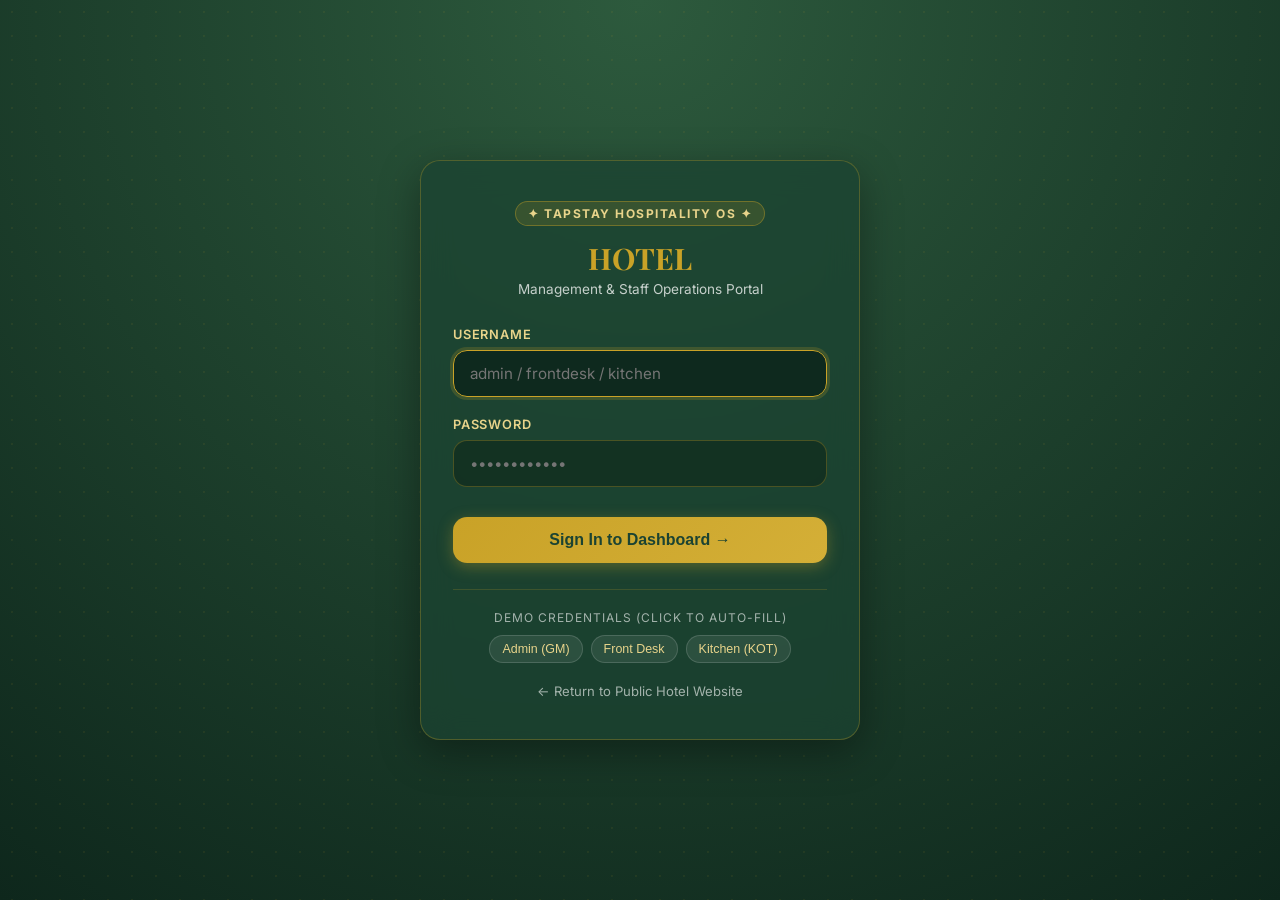
<file: admin.html>
<!DOCTYPE html>
<html lang="en">
<head>
  <meta charset="UTF-8">
  <meta name="viewport" content="width=device-width, initial-scale=1.0">
  <title>TapStay — Hotel Management & Property Operating System</title>
  <meta name="description" content="TapStay PMS Dashboard for HOTEL, Dehradun. Manage rooms, reservations, kitchen orders, and concierge requests.">
  <link rel="preconnect" href="https://fonts.googleapis.com">
  <link rel="preconnect" href="https://fonts.gstatic.com" crossorigin>
  <link href="https://fonts.googleapis.com/css2?family=Inter:wght@400;500;600;700;800&family=Playfair+Display:wght@500;600;700&display=swap" rel="stylesheet">
  <script src="qrcode.min.js"></script>
  <style>
    :root {
      --green-dark: #1B4332;
      --green-mid: #2D5A3D;
      --green-deep: #0e271c;
      --green-light: #407655;
      --gold: #C9A227;
      --gold-light: #D4AF37;
      --gold-pale: #F4E8C1;
      --ivory: #FAF6EE;
      --cream: #F5EFE1;
      --charcoal: #1E2229;
      --slate: #2D3748;
      --text-muted: #718096;
      --white: #FFFFFF;
      --border: #E2E8F0;
      
      /* Status Colors */
      --status-avail: #2ECC71;
      --status-avail-bg: rgba(46, 204, 113, 0.12);
      --status-occ: #E74C3C;
      --status-occ-bg: rgba(231, 76, 60, 0.12);
      --status-res: #F39C12;
      --status-res-bg: rgba(243, 156, 18, 0.12);
      --status-dirty: #E67E22;
      --status-dirty-bg: rgba(230, 126, 34, 0.14);
      --status-maint: #95A5A6;
      --status-maint-bg: rgba(149, 165, 166, 0.14);

      --shadow-sm: 0 2px 6px rgba(0,0,0,0.06);
      --shadow-md: 0 6px 18px rgba(0,0,0,0.08);
      --shadow-lg: 0 14px 32px rgba(0,0,0,0.12);
      --radius: 12px;
      --radius-lg: 18px;
      --transition: 0.25s cubic-bezier(0.4, 0, 0.2, 1);
    }

    *, *::before, *::after { box-sizing: border-box; margin: 0; padding: 0; }
    body {
      font-family: 'Inter', sans-serif;
      background: #F8F9FA;
      color: var(--charcoal);
      display: flex;
      min-height: 100vh;
      overflow-x: hidden;
    }

    /* ===== SIDEBAR ===== */
    .sidebar {
      width: 260px;
      background: var(--green-deep);
      color: var(--white);
      display: flex;
      flex-direction: column;
      flex-shrink: 0;
      position: sticky;
      top: 0;
      height: 100vh;
      border-right: 1px solid rgba(201, 162, 39, 0.2);
      z-index: 100;
      transition: all var(--transition);
    }
    .sidebar-brand {
      padding: 24px 20px;
      border-bottom: 1px solid rgba(255, 255, 255, 0.08);
      display: flex;
      flex-direction: column;
      gap: 4px;
    }
    .brand-badge {
      display: inline-flex;
      align-items: center;
      gap: 5px;
      font-size: 0.7rem;
      font-weight: 700;
      color: var(--gold);
      text-transform: uppercase;
      letter-spacing: 1.5px;
    }
    .brand-logo {
      font-family: 'Playfair Display', serif;
      font-size: 1.5rem;
      font-weight: 700;
      color: var(--white);
      letter-spacing: 0.5px;
    }
    .brand-logo span { color: var(--gold); }
    .brand-property {
      font-size: 0.78rem;
      color: rgba(255, 255, 255, 0.65);
    }

    .nav-menu {
      padding: 16px 12px;
      display: flex;
      flex-direction: column;
      gap: 6px;
      flex: 1;
      overflow-y: auto;
    }
    .nav-item {
      display: flex;
      align-items: center;
      gap: 12px;
      padding: 12px 14px;
      color: rgba(255, 255, 255, 0.75);
      border-radius: var(--radius);
      cursor: pointer;
      font-size: 0.9rem;
      font-weight: 600;
      transition: all var(--transition);
      user-select: none;
      border: 1px solid transparent;
      text-decoration: none;
    }
    .nav-item:hover {
      background: rgba(201, 162, 39, 0.12);
      color: var(--gold-pale);
      border-color: rgba(201, 162, 39, 0.25);
    }
    .nav-item.active {
      background: linear-gradient(135deg, var(--green-mid), var(--green-dark));
      color: var(--white);
      border-color: var(--gold);
      box-shadow: 0 4px 12px rgba(0,0,0,0.25);
    }
    .nav-item-icon {
      font-size: 1.15rem;
      width: 24px;
      text-align: center;
    }
    .nav-badge {
      margin-left: auto;
      background: var(--gold);
      color: var(--green-dark);
      font-size: 0.72rem;
      font-weight: 800;
      padding: 2px 7px;
      border-radius: 50px;
    }

    .sidebar-footer {
      padding: 16px 18px;
      border-top: 1px solid rgba(255, 255, 255, 0.08);
      background: rgba(10, 26, 19, 0.5);
      display: flex;
      align-items: center;
      justify-content: space-between;
    }
    .user-info {
      display: flex;
      flex-direction: column;
    }
    .user-name {
      font-size: 0.85rem;
      font-weight: 700;
      color: var(--white);
      white-space: nowrap;
      overflow: hidden;
      text-overflow: ellipsis;
      max-width: 140px;
    }
    .user-role {
      font-size: 0.72rem;
      color: var(--gold);
      text-transform: capitalize;
    }
    .btn-logout {
      background: transparent;
      border: 1px solid rgba(255, 255, 255, 0.2);
      color: rgba(255, 255, 255, 0.8);
      border-radius: 8px;
      padding: 6px 10px;
      font-size: 0.75rem;
      cursor: pointer;
      transition: all var(--transition);
    }
    .btn-logout:hover {
      background: rgba(235, 87, 87, 0.2);
      border-color: #ff9999;
      color: #ff9999;
    }

    /* ===== MAIN CONTENT AREA ===== */
    .main-wrapper {
      flex: 1;
      display: flex;
      flex-direction: column;
      overflow-y: auto;
      min-width: 0;
    }

    /* Top Bar */
    .topbar {
      background: var(--white);
      border-bottom: 1px solid var(--border);
      padding: 14px 28px;
      display: flex;
      align-items: center;
      justify-content: space-between;
      position: sticky;
      top: 0;
      z-index: 90;
    }
    .topbar-left {
      display: flex;
      align-items: center;
      gap: 16px;
    }
    .page-heading h1 {
      font-size: 1.35rem;
      font-weight: 700;
      color: var(--charcoal);
    }
    .page-heading p {
      font-size: 0.8rem;
      color: var(--text-muted);
    }
    .topbar-right {
      display: flex;
      align-items: center;
      gap: 14px;
    }
    .live-indicator {
      display: flex;
      align-items: center;
      gap: 8px;
      padding: 6px 14px;
      background: var(--status-avail-bg);
      border: 1px solid rgba(46, 204, 113, 0.3);
      border-radius: 50px;
      font-size: 0.8rem;
      font-weight: 600;
      color: #1e824c;
    }
    .pulse-dot {
      width: 8px;
      height: 8px;
      background: var(--status-avail);
      border-radius: 50%;
      box-shadow: 0 0 0 0 rgba(46, 204, 113, 0.7);
      animation: pulse 2s infinite;
    }
    @keyframes pulse {
      0% { box-shadow: 0 0 0 0 rgba(46, 204, 113, 0.7); }
      70% { box-shadow: 0 0 0 8px rgba(46, 204, 113, 0); }
      100% { box-shadow: 0 0 0 0 rgba(46, 204, 113, 0); }
    }
    .btn-public-site {
      display: inline-flex;
      align-items: center;
      gap: 6px;
      padding: 8px 14px;
      background: var(--ivory);
      border: 1px solid rgba(201, 162, 39, 0.4);
      color: var(--green-dark);
      border-radius: 8px;
      font-size: 0.82rem;
      font-weight: 600;
      text-decoration: none;
      transition: all var(--transition);
    }
    .btn-public-site:hover {
      background: var(--cream);
      border-color: var(--gold);
    }

    /* Content Area */
    .content-body {
      padding: 28px;
      flex: 1;
    }

    .tab-pane {
      display: none;
      animation: fadeIn 0.3s ease-out;
    }
    .tab-pane.active {
      display: block;
    }
    @keyframes fadeIn {
      from { opacity: 0; transform: translateY(6px); }
      to { opacity: 1; transform: translateY(0); }
    }

    /* ===== KPI CARDS ===== */
    .kpi-grid {
      display: grid;
      grid-template-columns: repeat(auto-fit, minmax(220px, 1fr));
      gap: 18px;
      margin-bottom: 28px;
    }
    .kpi-card {
      background: var(--white);
      border: 1px solid var(--border);
      border-radius: var(--radius);
      padding: 20px;
      box-shadow: var(--shadow-sm);
      display: flex;
      flex-direction: column;
      gap: 8px;
      transition: all var(--transition);
    }
    .kpi-card:hover {
      transform: translateY(-2px);
      box-shadow: var(--shadow-md);
      border-color: rgba(201, 162, 39, 0.4);
    }
    .kpi-header {
      display: flex;
      align-items: center;
      justify-content: space-between;
    }
    .kpi-title {
      font-size: 0.82rem;
      font-weight: 600;
      color: var(--text-muted);
      text-transform: uppercase;
      letter-spacing: 0.5px;
    }
    .kpi-icon {
      width: 36px;
      height: 36px;
      border-radius: 10px;
      display: flex;
      align-items: center;
      justify-content: center;
      font-size: 1.2rem;
      background: var(--cream);
    }
    .kpi-value {
      font-size: 1.85rem;
      font-weight: 800;
      color: var(--charcoal);
      font-family: 'Playfair Display', serif;
    }
    .kpi-footer {
      font-size: 0.78rem;
      color: var(--text-muted);
      display: flex;
      align-items: center;
      gap: 6px;
    }

    /* ===== SECTION CARDS & TABLES ===== */
    .dashboard-panel {
      background: var(--white);
      border: 1px solid var(--border);
      border-radius: var(--radius-lg);
      padding: 24px;
      box-shadow: var(--shadow-sm);
      margin-bottom: 24px;
    }
    .panel-header {
      display: flex;
      align-items: center;
      justify-content: space-between;
      margin-bottom: 18px;
      padding-bottom: 12px;
      border-bottom: 1px solid var(--border);
    }
    .panel-title {
      font-size: 1.15rem;
      font-weight: 700;
      color: var(--charcoal);
      display: flex;
      align-items: center;
      gap: 8px;
    }

    /* Quick Action Buttons */
    .btn-primary {
      background: linear-gradient(135deg, var(--green-dark), var(--green-mid));
      color: var(--white);
      border: 1px solid var(--gold);
      padding: 10px 18px;
      border-radius: 8px;
      font-size: 0.85rem;
      font-weight: 600;
      cursor: pointer;
      display: inline-flex;
      align-items: center;
      gap: 6px;
      transition: all var(--transition);
      box-shadow: 0 2px 6px rgba(0,0,0,0.1);
    }
    .btn-primary:hover {
      background: linear-gradient(135deg, var(--green-mid), var(--green-light));
      transform: translateY(-1px);
      box-shadow: 0 4px 12px rgba(0,0,0,0.15);
    }
    .btn-secondary {
      background: var(--white);
      border: 1px solid var(--border);
      color: var(--slate);
      padding: 9px 16px;
      border-radius: 8px;
      font-size: 0.85rem;
      font-weight: 600;
      cursor: pointer;
      display: inline-flex;
      align-items: center;
      gap: 6px;
      transition: all var(--transition);
    }
    .btn-secondary:hover {
      background: var(--ivory);
      border-color: var(--gold);
      color: var(--green-dark);
    }

    /* ===== ROOM MATRIX ===== */
    .filter-bar {
      display: flex;
      flex-wrap: wrap;
      align-items: center;
      justify-content: space-between;
      gap: 12px;
      margin-bottom: 20px;
    }
    .filter-pills {
      display: flex;
      flex-wrap: wrap;
      gap: 8px;
    }
    .filter-pill {
      background: var(--white);
      border: 1px solid var(--border);
      padding: 6px 14px;
      border-radius: 50px;
      font-size: 0.8rem;
      font-weight: 600;
      cursor: pointer;
      color: var(--slate);
      transition: all var(--transition);
    }
    .filter-pill:hover, .filter-pill.active {
      background: var(--green-dark);
      color: var(--white);
      border-color: var(--green-dark);
    }

    .room-grid {
      display: grid;
      grid-template-columns: repeat(auto-fill, minmax(260px, 1fr));
      gap: 18px;
    }
    .room-card {
      background: var(--white);
      border: 1.5px solid var(--border);
      border-radius: var(--radius);
      padding: 18px;
      box-shadow: var(--shadow-sm);
      display: flex;
      flex-direction: column;
      justify-content: space-between;
      gap: 12px;
      transition: all var(--transition);
      position: relative;
    }
    .room-card:hover {
      transform: translateY(-3px);
      box-shadow: var(--shadow-md);
    }
    .room-card.status-available { border-top: 4px solid var(--status-avail); }
    .room-card.status-occupied { border-top: 4px solid var(--status-occ); }
    .room-card.status-reserved { border-top: 4px solid var(--status-res); }
    .room-card.status-dirty { border-top: 4px solid var(--status-dirty); }
    .room-card.status-maintenance { border-top: 4px solid var(--status-maint); }

    .room-card-header {
      display: flex;
      align-items: flex-start;
      justify-content: space-between;
    }
    .room-number-box {
      display: flex;
      flex-direction: column;
    }
    .room-number {
      font-size: 1.4rem;
      font-weight: 800;
      font-family: 'Playfair Display', serif;
      color: var(--charcoal);
    }
    .room-floor {
      font-size: 0.72rem;
      color: var(--text-muted);
      font-weight: 600;
      text-transform: uppercase;
    }
    .room-type-tag {
      font-size: 0.72rem;
      font-weight: 700;
      color: var(--green-dark);
      background: var(--cream);
      padding: 3px 8px;
      border-radius: 6px;
      margin-top: 4px;
      display: inline-block;
    }
    .status-badge {
      font-size: 0.72rem;
      font-weight: 700;
      text-transform: uppercase;
      letter-spacing: 0.5px;
      padding: 4px 10px;
      border-radius: 50px;
    }
    .badge-available { background: var(--status-avail-bg); color: #1e824c; border: 1px solid rgba(46, 204, 113, 0.4); }
    .badge-occupied { background: var(--status-occ-bg); color: #c0392b; border: 1px solid rgba(231, 76, 60, 0.4); }
    .badge-reserved { background: var(--status-res-bg); color: #d35400; border: 1px solid rgba(243, 156, 18, 0.4); }
    .badge-dirty { background: var(--status-dirty-bg); color: #b95d08; border: 1px solid rgba(230, 126, 34, 0.4); }
    .badge-maintenance { background: var(--status-maint-bg); color: #7f8c8d; border: 1px solid rgba(149, 165, 166, 0.4); }

    .room-card-body {
      font-size: 0.82rem;
      color: var(--slate);
      background: #F8F9FA;
      padding: 10px 12px;
      border-radius: 8px;
      min-height: 48px;
      display: flex;
      flex-direction: column;
      justify-content: center;
      gap: 2px;
    }
    .room-guest-name { font-weight: 700; color: var(--charcoal); }
    .room-notes { font-size: 0.75rem; color: var(--text-muted); font-style: italic; }

    .room-card-actions {
      display: flex;
      gap: 8px;
    }
    .btn-room-status {
      flex: 1;
      padding: 7px 10px;
      font-size: 0.75rem;
      font-weight: 700;
      background: var(--white);
      border: 1px solid var(--border);
      border-radius: 6px;
      cursor: pointer;
      transition: all var(--transition);
    }
    .btn-room-status:hover {
      background: var(--ivory);
      border-color: var(--gold);
      color: var(--green-dark);
    }

    /* ===== DATA TABLES (Bookings, Reviews, Concierge) ===== */
    .table-container {
      overflow-x: auto;
      border: 1px solid var(--border);
      border-radius: var(--radius);
    }
    .data-table {
      width: 100%;
      border-collapse: collapse;
      text-align: left;
      font-size: 0.85rem;
    }
    .data-table th {
      background: #F8F9FA;
      padding: 12px 16px;
      font-weight: 700;
      color: var(--slate);
      border-bottom: 1px solid var(--border);
      text-transform: uppercase;
      font-size: 0.72rem;
      letter-spacing: 0.5px;
    }
    .data-table td {
      padding: 14px 16px;
      border-bottom: 1px solid var(--border);
      color: var(--charcoal);
      vertical-align: middle;
    }
    .data-table tr:last-child td { border-bottom: none; }
    .data-table tr:hover { background: rgba(201, 162, 39, 0.04); }

    /* ===== KITCHEN KOT BOARD ===== */
    .kot-board {
      display: grid;
      grid-template-columns: repeat(auto-fit, minmax(280px, 1fr));
      gap: 20px;
    }
    .kot-col {
      background: #F1F4F7;
      border-radius: var(--radius-lg);
      padding: 18px;
      display: flex;
      flex-direction: column;
      gap: 14px;
      min-height: 500px;
    }
    .kot-col-header {
      display: flex;
      align-items: center;
      justify-content: space-between;
      padding-bottom: 8px;
      border-bottom: 2px solid rgba(0,0,0,0.08);
    }
    .kot-col-title {
      font-size: 0.9rem;
      font-weight: 800;
      color: var(--charcoal);
      text-transform: uppercase;
      letter-spacing: 0.5px;
    }
    .kot-card {
      background: var(--white);
      border-radius: var(--radius);
      padding: 16px;
      box-shadow: var(--shadow-sm);
      border: 1px solid var(--border);
      display: flex;
      flex-direction: column;
      gap: 12px;
      animation: slideIn 0.3s ease;
    }
    @keyframes slideIn {
      from { transform: translateY(10px); opacity: 0; }
      to { transform: translateY(0); opacity: 1; }
    }
    .kot-card-header {
      display: flex;
      align-items: center;
      justify-content: space-between;
      border-bottom: 1px dashed var(--border);
      padding-bottom: 8px;
    }
    .kot-source-badge {
      font-size: 0.85rem;
      font-weight: 800;
      color: var(--green-dark);
      background: var(--cream);
      padding: 3px 10px;
      border-radius: 50px;
    }
    .kot-time {
      font-size: 0.72rem;
      color: var(--text-muted);
    }
    .kot-items-list {
      display: flex;
      flex-direction: column;
      gap: 6px;
      font-size: 0.85rem;
    }
    .kot-item-row {
      display: flex;
      justify-content: space-between;
    }
    .kot-item-qty {
      font-weight: 800;
      color: var(--gold-light);
      background: var(--green-deep);
      padding: 0 6px;
      border-radius: 4px;
      margin-right: 6px;
      font-size: 0.75rem;
    }
    .kot-total-row {
      display: flex;
      justify-content: space-between;
      border-top: 1px solid var(--border);
      padding-top: 8px;
      font-weight: 700;
      font-size: 0.9rem;
    }
    .kot-actions {
      display: flex;
      gap: 8px;
    }

    /* ===== QR STUDIO ===== */
    .qr-studio-grid {
      display: grid;
      grid-template-columns: 1fr 1fr;
      gap: 30px;
      align-items: start;
    }
    .standee-preview-card {
      background: var(--white);
      border: 3px solid var(--gold);
      border-radius: var(--radius-lg);
      padding: 36px 28px;
      text-align: center;
      box-shadow: var(--shadow-lg);
      max-width: 380px;
      margin: 0 auto;
      position: relative;
    }
    .standee-gold-border {
      border: 1px dashed var(--gold);
      border-radius: 12px;
      padding: 24px;
      background: radial-gradient(circle at center, #FFFFFF 0%, var(--ivory) 100%);
    }
    .standee-header {
      margin-bottom: 16px;
    }
    .standee-brand {
      font-family: 'Playfair Display', serif;
      font-size: 1.4rem;
      font-weight: 700;
      color: var(--green-dark);
      letter-spacing: 1px;
    }
    .standee-target {
      display: inline-block;
      margin-top: 6px;
      font-size: 0.85rem;
      font-weight: 800;
      color: var(--gold);
      background: var(--green-dark);
      padding: 4px 14px;
      border-radius: 50px;
      text-transform: uppercase;
      letter-spacing: 1px;
    }
    .standee-qr-box {
      margin: 20px auto;
      padding: 12px;
      background: #FFFFFF;
      border: 2px solid var(--border);
      border-radius: 12px;
      display: inline-flex;
      box-shadow: var(--shadow-sm);
    }
    .standee-footer {
      margin-top: 14px;
    }
    .standee-instructions {
      font-size: 0.85rem;
      font-weight: 700;
      color: var(--charcoal);
      margin-bottom: 4px;
    }
    .standee-sub {
      font-size: 0.72rem;
      color: var(--text-muted);
    }
    .standee-powered {
      margin-top: 14px;
      font-size: 0.68rem;
      color: var(--gold);
      font-weight: 700;
      letter-spacing: 1px;
      text-transform: uppercase;
    }

    /* ===== MODAL ===== */
    .modal-overlay {
      display: none;
      position: fixed;
      inset: 0;
      background: rgba(0,0,0,0.5);
      z-index: 500;
      align-items: center;
      justify-content: center;
      padding: 20px;
    }
    .modal-overlay.active { display: flex; }
    .modal-box {
      background: var(--white);
      border-radius: var(--radius-lg);
      padding: 28px;
      width: 100%;
      max-width: 500px;
      box-shadow: var(--shadow-lg);
      animation: zoomIn 0.25s ease-out;
      border: 1px solid var(--border);
    }
    @keyframes zoomIn {
      from { transform: scale(0.95); opacity: 0; }
      to { transform: scale(1); opacity: 1; }
    }
    .modal-header {
      display: flex;
      align-items: center;
      justify-content: space-between;
      margin-bottom: 18px;
      padding-bottom: 12px;
      border-bottom: 1px solid var(--border);
    }
    .modal-title { font-size: 1.2rem; font-weight: 700; color: var(--charcoal); }
    .modal-close {
      background: none;
      border: none;
      font-size: 1.4rem;
      cursor: pointer;
      color: var(--text-muted);
    }
    .modal-form-group {
      margin-bottom: 16px;
    }
    .modal-label {
      display: block;
      font-size: 0.8rem;
      font-weight: 600;
      color: var(--slate);
      margin-bottom: 6px;
    }
    .modal-input, .modal-select, .modal-textarea {
      width: 100%;
      padding: 10px 12px;
      border: 1.5px solid var(--border);
      border-radius: 8px;
      font-size: 0.9rem;
      font-family: 'Inter', sans-serif;
      outline: none;
      transition: border-color var(--transition);
    }
    .modal-input:focus, .modal-select:focus, .modal-textarea:focus {
      border-color: var(--gold);
    }

    /* Print styling */
    @media print {
      body * { visibility: hidden; }
      .standee-preview-card, .standee-preview-card * { visibility: visible; }
      .standee-preview-card {
        position: absolute;
        left: 50%;
        top: 50%;
        transform: translate(-50%, -50%);
        box-shadow: none;
        border: 2px solid #000;
        width: 100%;
        max-width: 450px;
      }
    }

    /* Responsive */
    @media (max-width: 900px) {
      .sidebar { width: 70px; }
      .brand-title, .brand-property, .nav-item-text, .user-info, .brand-badge { display: none; }
      .sidebar-brand { padding: 16px 12px; align-items: center; }
      .nav-item { justify-content: center; padding: 12px 0; }
      .sidebar-footer { justify-content: center; padding: 12px 0; }
      .qr-studio-grid { grid-template-columns: 1fr; }
    }
  </style>
</head>
<body>

  <!-- ===== SIDEBAR ===== -->
  <aside class="sidebar">
    <div class="sidebar-brand">
      <div class="brand-badge">✦ TapStay OS ✦</div>
      <div class="brand-logo">HOTEL<span>.</span></div>
      <div class="brand-property">Heritage Retreat & Suites, Dehradun</div>
    </div>

    <nav class="nav-menu" id="navMenu">
      <a class="nav-item active" data-tab="tabDashboard">
        <span class="nav-item-icon">📊</span>
        <span class="nav-item-text">Dashboard</span>
      </a>
      <a class="nav-item" data-tab="tabRooms">
        <span class="nav-item-icon">🛏️</span>
        <span class="nav-item-text">Rooms Matrix</span>
        <span class="nav-badge" id="availRoomBadge">12</span>
      </a>
      <a class="nav-item" data-tab="tabBookings">
        <span class="nav-item-icon">📅</span>
        <span class="nav-item-text">Reservations</span>
      </a>
      <a class="nav-item" data-tab="tabKitchen">
        <span class="nav-item-icon">🍳</span>
        <span class="nav-item-text">Kitchen (KOT)</span>
        <span class="nav-badge" id="activeKotBadge">2</span>
      </a>
      <a class="nav-item" data-tab="tabConcierge">
        <span class="nav-item-icon">🛎️</span>
        <span class="nav-item-text">Concierge Desk</span>
        <span class="nav-badge" id="pendingConciergeBadge">2</span>
      </a>
      <a class="nav-item" data-tab="tabReviews">
        <span class="nav-item-icon">⭐</span>
        <span class="nav-item-text">Guest Reviews</span>
      </a>
      <a class="nav-item" data-tab="tabQR">
        <span class="nav-item-icon">📱</span>
        <span class="nav-item-text">QR Standee Studio</span>
      </a>
      <a class="nav-item" data-tab="tabSettings">
        <span class="nav-item-icon">⚙️</span>
        <span class="nav-item-text">Settings</span>
      </a>
    </nav>

    <div class="sidebar-footer">
      <div class="user-info">
        <span class="user-name" id="sidebarUserName">Admin</span>
        <span class="user-role" id="sidebarUserRole">General Manager</span>
      </div>
      <button class="btn-logout" onclick="handleLogout()" title="Sign Out">Logout</button>
    </div>
  </aside>

  <!-- ===== MAIN WRAPPER ===== -->
  <main class="main-wrapper">
    <!-- Topbar -->
    <header class="topbar">
      <div class="topbar-left">
        <div class="page-heading">
          <h1 id="pageTitle">Operations Dashboard</h1>
          <p id="pageSubtitle">Live property metrics and real-time operations</p>
        </div>
      </div>
      <div class="topbar-right">
        <div class="live-indicator">
          <span class="pulse-dot"></span>
          <span>Live Sync Active</span>
        </div>
        <a href="index.html" target="_blank" class="btn-public-site">
          <span>🌐 View Hotel Website</span>
        </a>
      </div>
    </header>

    <!-- Main Content Area -->
    <div class="content-body">

      <!-- ================= TAB 1: DASHBOARD ================= -->
      <section class="tab-pane active" id="tabDashboard">
        <!-- KPI Row -->
        <div class="kpi-grid">
          <div class="kpi-card">
            <div class="kpi-header">
              <span class="kpi-title">Occupancy Rate</span>
              <span class="kpi-icon">🏨</span>
            </div>
            <div class="kpi-value" id="kpiOccupancy">58%</div>
            <div class="kpi-footer">
              <span id="kpiOccupiedCount">14</span> of 24 Rooms Occupied
            </div>
          </div>

          <div class="kpi-card">
            <div class="kpi-header">
              <span class="kpi-title">Today's Check-ins</span>
              <span class="kpi-icon">📥</span>
            </div>
            <div class="kpi-value" id="kpiCheckins">5</div>
            <div class="kpi-footer">
              <span id="kpiCheckouts">3</span> Check-outs scheduled today
            </div>
          </div>

          <div class="kpi-card">
            <div class="kpi-header">
              <span class="kpi-title">Total Revenue</span>
              <span class="kpi-icon">💰</span>
            </div>
            <div class="kpi-value" id="kpiRevenue">₹52,430</div>
            <div class="kpi-footer">
              Rooms + F&B Dining combined
            </div>
          </div>

          <div class="kpi-card">
            <div class="kpi-header">
              <span class="kpi-title">Active Orders & Requests</span>
              <span class="kpi-icon">⚡</span>
            </div>
            <div class="kpi-value" id="kpiActiveTickets">4</div>
            <div class="kpi-footer">
              <span id="kpiActiveKot">2</span> KOTs • <span id="kpiActiveConcierge">2</span> Concierge
            </div>
          </div>
        </div>

        <!-- Quick Actions & Recent Stream -->
        <div style="display:grid;grid-template-columns: 2fr 1fr; gap: 24px;">
          <div class="dashboard-panel">
            <div class="panel-header">
              <h2 class="panel-title">⚡ Quick Management Actions</h2>
            </div>
            <div style="display:flex;flex-wrap:wrap;gap:12px;">
              <button class="btn-primary" onclick="openNewBookingModal()">+ New Walk-In Booking</button>
              <button class="btn-secondary" onclick="switchTab('tabRooms')">Update Room Status</button>
              <button class="btn-secondary" onclick="switchTab('tabKitchen')">View Kitchen Orders</button>
              <button class="btn-secondary" onclick="switchTab('tabQR')">Print Table/Room QR</button>
            </div>

            <div style="margin-top:28px;">
              <h3 style="font-size:0.95rem;font-weight:700;margin-bottom:12px;color:var(--charcoal);">Current Property Status Overview</h3>
              <div style="display:grid;grid-template-columns:repeat(auto-fit, minmax(130px, 1fr));gap:12px;">
                <div style="background:var(--status-avail-bg);border:1px solid rgba(46,204,113,0.3);padding:14px;border-radius:10px;text-align:center;">
                  <div style="font-size:1.4rem;font-weight:800;color:#1e824c;" id="dashAvailCount">10</div>
                  <div style="font-size:0.75rem;font-weight:700;color:#1e824c;text-transform:uppercase;">Available Clean</div>
                </div>
                <div style="background:var(--status-occ-bg);border:1px solid rgba(231,76,60,0.3);padding:14px;border-radius:10px;text-align:center;">
                  <div style="font-size:1.4rem;font-weight:800;color:#c0392b;" id="dashOccCount">10</div>
                  <div style="font-size:0.75rem;font-weight:700;color:#c0392b;text-transform:uppercase;">Occupied</div>
                </div>
                <div style="background:var(--status-res-bg);border:1px solid rgba(243,156,18,0.3);padding:14px;border-radius:10px;text-align:center;">
                  <div style="font-size:1.4rem;font-weight:800;color:#d35400;" id="dashResCount">2</div>
                  <div style="font-size:0.75rem;font-weight:700;color:#d35400;text-transform:uppercase;">Reserved</div>
                </div>
                <div style="background:var(--status-dirty-bg);border:1px solid rgba(230,126,34,0.3);padding:14px;border-radius:10px;text-align:center;">
                  <div style="font-size:1.4rem;font-weight:800;color:#b95d08;" id="dashDirtyCount">1</div>
                  <div style="font-size:0.75rem;font-weight:700;color:#b95d08;text-transform:uppercase;">Needs Cleaning</div>
                </div>
                <div style="background:var(--status-maint-bg);border:1px solid rgba(149,165,166,0.3);padding:14px;border-radius:10px;text-align:center;">
                  <div style="font-size:1.4rem;font-weight:800;color:#7f8c8d;" id="dashMaintCount">1</div>
                  <div style="font-size:0.75rem;font-weight:700;color:#7f8c8d;text-transform:uppercase;">Maintenance</div>
                </div>
              </div>
            </div>
          </div>

          <!-- Live Activity Feed -->
          <div class="dashboard-panel">
            <div class="panel-header">
              <h2 class="panel-title">📡 Live Events</h2>
              <span style="font-size:0.75rem;color:var(--text-muted);">Real-time</span>
            </div>
            <div id="liveActivityFeed" style="display:flex;flex-direction:column;gap:12px;max-height:340px;overflow-y:auto;font-size:0.82rem;">
              <div style="padding:10px;background:#F8F9FA;border-radius:8px;border-left:3px solid var(--gold);">
                <div style="font-weight:700;">System Online</div>
                <div style="font-size:0.75rem;color:var(--text-muted);">TapStay OS monitoring 24 rooms and dining outlets.</div>
              </div>
            </div>
          </div>
        </div>
      </section>

      <!-- ================= TAB 2: ROOMS MATRIX ================= -->
      <section class="tab-pane" id="tabRooms">
        <div class="dashboard-panel">
          <div class="filter-bar">
            <div class="filter-pills" id="roomFilterPills">
              <button class="filter-pill active" onclick="filterRooms('all', this)">All Rooms (24)</button>
              <button class="filter-pill" onclick="filterRooms('floor1', this)">Floor 1 (101-112)</button>
              <button class="filter-pill" onclick="filterRooms('floor2', this)">Floor 2 (201-212)</button>
              <button class="filter-pill" onclick="filterRooms('available', this)">Available Clean</button>
              <button class="filter-pill" onclick="filterRooms('occupied', this)">Occupied</button>
              <button class="filter-pill" onclick="filterRooms('dirty', this)">Needs Cleaning</button>
            </div>
            <button class="btn-secondary" onclick="openPriceModal()">💰 Manage Room Rates</button>
          </div>

          <div class="room-grid" id="roomMatrixGrid">
            <!-- Populated by JS -->
          </div>
        </div>
      </section>

      <!-- ================= TAB 3: BOOKINGS ================= -->
      <section class="tab-pane" id="tabBookings">
        <div class="dashboard-panel">
          <div class="panel-header">
            <div style="display:flex;align-items:center;gap:12px;">
              <input type="text" id="bookingSearchInput" placeholder="Search guest, phone, or Ref ID..." oninput="handleBookingSearch()" style="padding:8px 14px;border:1.5px solid var(--border);border-radius:8px;font-size:0.85rem;width:260px;">
              <select id="bookingStatusFilter" onchange="loadBookings()" style="padding:8px 12px;border:1.5px solid var(--border);border-radius:8px;font-size:0.85rem;">
                <option value="all">All Bookings</option>
                <option value="confirmed">Confirmed</option>
                <option value="checked_in">Checked In</option>
                <option value="checked_out">Checked Out</option>
                <option value="cancelled">Cancelled</option>
              </select>
            </div>
            <button class="btn-primary" onclick="openNewBookingModal()">+ Walk-In Booking</button>
          </div>

          <div class="table-container">
            <table class="data-table">
              <thead>
                <tr>
                  <th>Ref #</th>
                  <th>Guest</th>
                  <th>Room Type</th>
                  <th>Room #</th>
                  <th>Dates</th>
                  <th>Guests</th>
                  <th>Total Amount</th>
                  <th>Status</th>
                  <th>Actions</th>
                </tr>
              </thead>
              <tbody id="bookingsTableBody">
                <!-- Populated by JS -->
              </tbody>
            </table>
          </div>
        </div>
      </section>

      <!-- ================= TAB 4: KITCHEN KOT ================= -->
      <section class="tab-pane" id="tabKitchen">
        <div class="dashboard-panel">
          <div class="panel-header">
            <h2 class="panel-title">🍳 Live Kitchen Display System (KDS / KOT)</h2>
            <div style="display:flex;align-items:center;gap:10px;">
              <span style="font-size:0.8rem;color:var(--text-muted);">Incoming orders from Table QR & In-Room Dining</span>
              <button class="btn-secondary" onclick="loadOrders()">🔄 Refresh</button>
            </div>
          </div>

          <div class="kot-board">
            <!-- Column 1: New Orders -->
            <div class="kot-col">
              <div class="kot-col-header">
                <span class="kot-col-title" style="color:#d35400;">🟡 New Orders</span>
                <span class="nav-badge" id="countKotNew">0</span>
              </div>
              <div id="kotColNew" style="display:flex;flex-direction:column;gap:12px;"></div>
            </div>

            <!-- Column 2: Preparing -->
            <div class="kot-col">
              <div class="kot-col-header">
                <span class="kot-col-title" style="color:#e67e22;">🟠 In Kitchen</span>
                <span class="nav-badge" id="countKotPreparing">0</span>
              </div>
              <div id="kotColPreparing" style="display:flex;flex-direction:column;gap:12px;"></div>
            </div>

            <!-- Column 3: Ready for Serving -->
            <div class="kot-col">
              <div class="kot-col-header">
                <span class="kot-col-title" style="color:#27ae60;">🟢 Ready to Serve</span>
                <span class="nav-badge" id="countKotReady">0</span>
              </div>
              <div id="kotColReady" style="display:flex;flex-direction:column;gap:12px;"></div>
            </div>

            <!-- Column 4: Delivered -->
            <div class="kot-col">
              <div class="kot-col-header">
                <span class="kot-col-title" style="color:var(--slate);">⚪ Delivered & Settled</span>
                <span class="nav-badge" id="countKotDelivered">0</span>
              </div>
              <div id="kotColDelivered" style="display:flex;flex-direction:column;gap:12px;"></div>
            </div>
          </div>
        </div>
      </section>

      <!-- ================= TAB 5: CONCIERGE DESK ================= -->
      <section class="tab-pane" id="tabConcierge">
        <div class="dashboard-panel">
          <div class="panel-header">
            <h2 class="panel-title">🛎️ In-Room Concierge & Housekeeping Tickets</h2>
            <button class="btn-secondary" onclick="loadConcierge()">🔄 Refresh Tickets</button>
          </div>

          <div class="table-container">
            <table class="data-table">
              <thead>
                <tr>
                  <th>ID</th>
                  <th>Room #</th>
                  <th>Request Type</th>
                  <th>Details</th>
                  <th>Priority</th>
                  <th>Status</th>
                  <th>Assigned Staff</th>
                  <th>Time Logged</th>
                  <th>Action</th>
                </tr>
              </thead>
              <tbody id="conciergeTableBody">
                <!-- Populated by JS -->
              </tbody>
            </table>
          </div>
        </div>
      </section>

      <!-- ================= TAB 6: GUEST REVIEWS ================= -->
      <section class="tab-pane" id="tabReviews">
        <div class="dashboard-panel">
          <div class="panel-header">
            <div>
              <h2 class="panel-title">⭐ Guest Reviews & Reputation Moderation</h2>
              <p style="font-size:0.8rem;color:var(--text-muted);margin-top:2px;">Moderate reviews submitted via review.html and feature top reviews on the public website</p>
            </div>
            <div style="background:var(--cream);padding:6px 14px;border-radius:50px;border:1px solid rgba(201,162,39,0.3);font-size:0.85rem;font-weight:700;color:var(--green-dark);" id="reviewScoreBadge">
              Overall Score: 4.9 / 5.0 ★
            </div>
          </div>

          <div class="table-container">
            <table class="data-table">
              <thead>
                <tr>
                  <th>Guest Name</th>
                  <th>Room</th>
                  <th>Rating</th>
                  <th>Category Breakdown</th>
                  <th>Comments</th>
                  <th>Date</th>
                  <th>Website Display</th>
                </tr>
              </thead>
              <tbody id="reviewsTableBody">
                <!-- Populated by JS -->
              </tbody>
            </table>
          </div>
        </div>
      </section>

      <!-- ================= TAB 7: QR STAND STUDIO ================= -->
      <section class="tab-pane" id="tabQR">
        <div class="dashboard-panel">
          <div class="panel-header">
            <div>
              <h2 class="panel-title">📱 Smart QR Standee Print Studio</h2>
              <p style="font-size:0.8rem;color:var(--text-muted);">Generate ready-to-print acrylic tabletop cards for any dining table or guest room.</p>
            </div>
            <button class="btn-primary" onclick="window.print()">🖨️ Print Standee Card</button>
          </div>

          <div class="qr-studio-grid">
            <!-- Controls Form -->
            <div style="background:#F8F9FA;padding:24px;border-radius:var(--radius);border:1px solid var(--border);">
              <h3 style="font-size:1rem;margin-bottom:14px;color:var(--charcoal);">Customize Standee Card</h3>

              <div class="modal-form-group">
                <label class="modal-label">Location Type</label>
                <select id="qrTypeSelect" class="modal-select" onchange="handleQRTypeChange()">
                  <option value="table">Restaurant Dining Table (Tables 1 - 14)</option>
                  <option value="room">Guest Room Concierge & In-Room Dining (Rooms 101 - 212)</option>
                </select>
              </div>

              <div class="modal-form-group">
                <label class="modal-label">Select Number</label>
                <select id="qrNumberSelect" class="modal-select" onchange="generateStandeePreview()">
                  <!-- Populated by JS -->
                </select>
              </div>

              <div class="modal-form-group">
                <label class="modal-label">Call-to-Action Text</label>
                <input type="text" id="qrCtaInput" class="modal-input" value="Scan to Order Food & Request Service" oninput="generateStandeePreview()">
              </div>

              <div style="margin-top:20px;padding:14px;background:var(--ivory);border-radius:8px;border:1px solid rgba(201,162,39,0.3);font-size:0.82rem;color:var(--green-dark);line-height:1.5;">
                💡 <strong>Commercial Tip:</strong> Place printed acrylic standees on each bedside table and dining table. Guests point their camera and immediately access the digital menu or room service without downloading any app!
              </div>
            </div>

            <!-- Standee Live Preview -->
            <div>
              <div class="standee-preview-card" id="printableStandee">
                <div class="standee-gold-border">
                  <div class="standee-header">
                    <div class="standee-brand">HOTEL</div>
                    <div style="font-size:0.75rem;color:var(--green-mid);letter-spacing:1.5px;text-transform:uppercase;margin-top:2px;">Heritage Retreat • Dehradun</div>
                    <div class="standee-target" id="standeeTargetBadge">Table 7</div>
                  </div>

                  <div class="standee-qr-box">
                    <div id="standeeQrContainer"></div>
                  </div>

                  <div class="standee-footer">
                    <div class="standee-instructions" id="standeeCtaText">Scan with Phone Camera</div>
                    <div class="standee-sub">Order Food • Request Housekeeping • High-Speed Wi-Fi</div>
                    <div class="standee-powered">✦ Powered by TapStay ✦</div>
                  </div>
                </div>
              </div>
            </div>
          </div>
        </div>
      </section>

      <!-- ================= TAB 8: SETTINGS ================= -->
      <section class="tab-pane" id="tabSettings">
        <div class="dashboard-panel" style="max-width:800px;">
          <div class="panel-header">
            <h2 class="panel-title">⚙️ TapStay Property & Business Settings</h2>
          </div>

          <div style="display:flex;flex-direction:column;gap:18px;">
            <div style="background:#F8F9FA;padding:18px;border-radius:10px;border:1px solid var(--border);">
              <h3 style="font-size:0.95rem;font-weight:700;color:var(--charcoal);margin-bottom:12px;">Property Profile</h3>
              <div style="display:grid;grid-template-columns:1fr 1fr;gap:14px;font-size:0.85rem;">
                <div><strong>Property Name:</strong> HOTEL (Dehradun)</div>
                <div><strong>Location:</strong> Rajpur Road, Dehradun, Uttarakhand</div>
                <div><strong>Total Inventory:</strong> 24 Heritage Rooms & Suites</div>
                <div><strong>Operating Software:</strong> TapStay Hospitality OS v2.4</div>
              </div>
            </div>

            <div style="background:#F8F9FA;padding:18px;border-radius:10px;border:1px solid var(--border);">
              <h3 style="font-size:0.95rem;font-weight:700;color:var(--charcoal);margin-bottom:12px;">Guest Wi-Fi Credentials</h3>
              <div style="display:grid;grid-template-columns:1fr 1fr;gap:14px;font-size:0.85rem;">
                <div><strong>Network SSID:</strong> HOTEL_Heritage_Guest</div>
                <div><strong>Password:</strong> DoonValley2026</div>
              </div>
            </div>

            <div style="background:linear-gradient(135deg, var(--green-dark), var(--green-mid));color:var(--white);padding:20px;border-radius:12px;border:1px solid var(--gold);">
              <h3 style="font-family:'Playfair Display',serif;font-size:1.2rem;color:var(--gold);margin-bottom:6px;">TapStay Business Edition</h3>
              <p style="font-size:0.85rem;color:rgba(255,255,255,0.8);line-height:1.5;">
                Your property is actively licensed on the <strong>TapStay Growth Hotel Plan</strong>. Includes Unlimited Direct Bookings, Smart QR Dining KDS, In-Room Concierge, and Reputation Management.
              </p>
            </div>
          </div>
        </div>
      </section>

    </div>
  </main>

  <!-- ===== MODAL: UPDATE ROOM STATUS ===== -->
  <div class="modal-overlay" id="roomStatusModal">
    <div class="modal-box">
      <div class="modal-header">
        <h3 class="modal-title">Update Room <span id="modalRoomNum">101</span></h3>
        <button class="modal-close" onclick="closeModal('roomStatusModal')">&times;</button>
      </div>
      <div class="modal-form-group">
        <label class="modal-label">Room Status</label>
        <select id="modalRoomStatusSelect" class="modal-select">
          <option value="available">🟢 Available (Clean & Ready)</option>
          <option value="occupied">🔴 Occupied</option>
          <option value="reserved">🟡 Reserved for Arrival</option>
          <option value="dirty">🟠 Needs Cleaning (Dirty)</option>
          <option value="maintenance">⚪ Maintenance / Out of Order</option>
        </select>
      </div>
      <div class="modal-form-group">
        <label class="modal-label">Housekeeping / Inspection Note</label>
        <textarea id="modalRoomNote" class="modal-textarea" rows="2" placeholder="e.g. Cleaned by Team B, fresh towels provided..."></textarea>
      </div>
      <button class="btn-primary" style="width:100%;justify-content:center;padding:12px;" onclick="saveRoomStatus()">Save Room Status</button>
    </div>
  </div>

  <!-- ===== MODAL: WALK-IN BOOKING ===== -->
  <div class="modal-overlay" id="newBookingModal">
    <div class="modal-box" style="max-width:560px;">
      <div class="modal-header">
        <h3 class="modal-title">+ Create Walk-In Booking</h3>
        <button class="modal-close" onclick="closeModal('newBookingModal')">&times;</button>
      </div>
      <form id="newBookingForm" onsubmit="handleNewBookingSubmit(event)">
        <div style="display:grid;grid-template-columns:1fr 1fr;gap:12px;">
          <div class="modal-form-group">
            <label class="modal-label">Guest Full Name *</label>
            <input type="text" id="nbName" class="modal-input" required placeholder="e.g. Rajesh Kumar">
          </div>
          <div class="modal-form-group">
            <label class="modal-label">Phone Number *</label>
            <input type="tel" id="nbPhone" class="modal-input" required placeholder="+91 98765 43210">
          </div>
        </div>

        <div class="modal-form-group">
          <label class="modal-label">Email Address</label>
          <input type="email" id="nbEmail" class="modal-input" placeholder="guest@example.com">
        </div>

        <div style="display:grid;grid-template-columns:1fr 1fr;gap:12px;">
          <div class="modal-form-group">
            <label class="modal-label">Room Type *</label>
            <select id="nbRoomType" class="modal-select">
              <option value="deluxe">Heritage Deluxe (₹3,499)</option>
              <option value="garden">Premium Garden View (₹4,499)</option>
              <option value="suite">Grand Suite (₹6,999)</option>
              <option value="executive">Executive Heritage (₹5,499)</option>
            </select>
          </div>
          <div class="modal-form-group">
            <label class="modal-label">Number of Guests</label>
            <select id="nbGuests" class="modal-select">
              <option value="1">1 Guest</option>
              <option value="2" selected>2 Guests</option>
              <option value="3">3 Guests</option>
              <option value="4">4 Guests</option>
            </select>
          </div>
        </div>

        <div style="display:grid;grid-template-columns:1fr 1fr;gap:12px;">
          <div class="modal-form-group">
            <label class="modal-label">Check-in Date *</label>
            <input type="date" id="nbCheckin" class="modal-input" required>
          </div>
          <div class="modal-form-group">
            <label class="modal-label">Check-out Date *</label>
            <input type="date" id="nbCheckout" class="modal-input" required>
          </div>
        </div>

        <div class="modal-form-group">
          <label class="modal-label">Special Requests / Notes</label>
          <input type="text" id="nbRequests" class="modal-input" placeholder="e.g. Ground floor preferred, extra keycard">
        </div>

        <button type="submit" class="btn-primary" style="width:100%;justify-content:center;padding:12px;margin-top:8px;">Confirm & Reserve Room</button>
      </form>
    </div>
  </div>

  <!-- ===== MODAL: MANAGE ROOM PRICES ===== -->
  <div class="modal-overlay" id="priceModal">
    <div class="modal-box">
      <div class="modal-header">
        <h3 class="modal-title">Manage Room Rates</h3>
        <button class="modal-close" onclick="closeModal('priceModal')">&times;</button>
      </div>
      <div style="display:flex;flex-direction:column;gap:12px;">
        <div class="modal-form-group">
          <label class="modal-label">Heritage Deluxe Room (₹/night)</label>
          <input type="number" id="priceDeluxe" class="modal-input" value="3499">
        </div>
        <div class="modal-form-group">
          <label class="modal-label">Premium Garden View (₹/night)</label>
          <input type="number" id="priceGarden" class="modal-input" value="4499">
        </div>
        <div class="modal-form-group">
          <label class="modal-label">Grand Suite (₹/night)</label>
          <input type="number" id="priceSuite" class="modal-input" value="6999">
        </div>
        <div class="modal-form-group">
          <label class="modal-label">Executive Heritage Room (₹/night)</label>
          <input type="number" id="priceExecutive" class="modal-input" value="5499">
        </div>
        <button class="btn-primary" style="width:100%;justify-content:center;padding:12px;" onclick="saveRoomPrices()">Update Room Rates</button>
      </div>
    </div>
  </div>

  <!-- ===== SCRIPT ===== -->
  <script>
    let currentRooms = [];
    let currentBookings = [];
    let currentOrders = [];
    let currentConcierge = [];
    let currentReviews = [];
    let selectedRoomForModal = null;

    // Check Authentication
    const token = localStorage.getItem('tapstay_token');
    const user = JSON.parse(localStorage.getItem('tapstay_user') || '{}');

    if (!token) {
      window.location.href = 'login.html';
    } else {
      document.getElementById('sidebarUserName').textContent = user.full_name || 'Staff Member';
      document.getElementById('sidebarUserRole').textContent = (user.role || 'Admin').toUpperCase();
    }

    function handleLogout() {
      localStorage.removeItem('tapstay_token');
      localStorage.removeItem('tapstay_user');
      window.location.href = 'login.html';
    }

    // Tab Navigation
    const navItems = document.querySelectorAll('.nav-item');
    const tabPanes = document.querySelectorAll('.tab-pane');
    const pageTitle = document.getElementById('pageTitle');
    const pageSubtitle = document.getElementById('pageSubtitle');

    const tabHeadings = {
      tabDashboard: { title: 'Operations Dashboard', sub: 'Live property metrics and real-time operations' },
      tabRooms: { title: 'Room Status & Inventory Matrix', sub: '24 rooms across 2 floors with 1-click status updating' },
      tabBookings: { title: 'Reservations & Front Desk Hub', sub: 'Manage incoming direct bookings and walk-in arrivals' },
      tabKitchen: { title: 'Kitchen Display System (KOT)', sub: 'Real-time contactless dining and room service orders' },
      tabConcierge: { title: 'In-Room Concierge & Housekeeping', sub: 'Guest service tickets, laundry, and maintenance' },
      tabReviews: { title: 'Guest Reviews & Reputation Hub', sub: 'Verified reviews and website showcase curation' },
      tabQR: { title: 'Smart QR Standee Studio', sub: 'Generate high-resolution printable table & room standees' },
      tabSettings: { title: 'TapStay Property Settings', sub: 'Property details, Wi-Fi credentials, and business config' }
    };

    navItems.forEach(item => {
      item.addEventListener('click', () => {
        const tabId = item.getAttribute('data-tab');
        switchTab(tabId);
      });
    });

    function switchTab(tabId) {
      navItems.forEach(i => i.classList.remove('active'));
      tabPanes.forEach(p => p.classList.remove('active'));

      const targetNav = document.querySelector(`.nav-item[data-tab="${tabId}"]`);
      if (targetNav) targetNav.classList.add('active');

      const targetPane = document.getElementById(tabId);
      if (targetPane) targetPane.classList.add('active');

      if (tabHeadings[tabId]) {
        pageTitle.textContent = tabHeadings[tabId].title;
        pageSubtitle.textContent = tabHeadings[tabId].sub;
      }

      if (tabId === 'tabQR') {
        populateQRSelect();
        generateStandeePreview();
      }
    }

    // Modal helpers
    function openModal(id) { document.getElementById(id).classList.add('active'); }
    function closeModal(id) { document.getElementById(id).classList.remove('active'); }

    // ================= DATA FETCHING =================
    async function fetchStats() {
      try {
        const res = await fetch('/api/stats');
        const data = await res.json();
        if (data.success) {
          const s = data.stats;
          document.getElementById('kpiOccupancy').textContent = s.occupancy_pct + '%';
          document.getElementById('kpiOccupiedCount').textContent = s.occupied_count;
          document.getElementById('kpiCheckins').textContent = s.checkins_today;
          document.getElementById('kpiCheckouts').textContent = s.checkouts_today;
          document.getElementById('kpiRevenue').textContent = '₹' + Math.round(s.total_revenue).toLocaleString('en-IN');
          document.getElementById('kpiActiveTickets').textContent = s.active_orders + s.pending_concierge;
          document.getElementById('kpiActiveKot').textContent = s.active_orders;
          document.getElementById('kpiActiveConcierge').textContent = s.pending_concierge;

          document.getElementById('dashAvailCount').textContent = s.available_count;
          document.getElementById('dashOccCount').textContent = s.occupied_count;
          document.getElementById('dashResCount').textContent = s.reserved_count;
          document.getElementById('dashDirtyCount').textContent = s.dirty_count;
          document.getElementById('dashMaintCount').textContent = s.maintenance_count;

          document.getElementById('availRoomBadge').textContent = s.available_count;
          document.getElementById('activeKotBadge').textContent = s.active_orders;
          document.getElementById('pendingConciergeBadge').textContent = s.pending_concierge;
        }
      } catch (err) {
        console.error('Stats fetch error:', err);
      }
    }

    async function loadRooms() {
      try {
        const res = await fetch('/api/rooms');
        const data = await res.json();
        if (data.success) {
          currentRooms = data.rooms;
          renderRooms(currentRooms);
        }
      } catch (err) {
        console.error('Rooms load error:', err);
      }
    }

    function renderRooms(roomsToRender) {
      const container = document.getElementById('roomMatrixGrid');
      container.innerHTML = '';

      roomsToRender.forEach(r => {
        const card = document.createElement('div');
        card.className = `room-card status-${r.status}`;

        let statusText = 'Available';
        let badgeClass = 'badge-available';
        if (r.status === 'occupied') { statusText = 'Occupied'; badgeClass = 'badge-occupied'; }
        else if (r.status === 'reserved') { statusText = 'Reserved'; badgeClass = 'badge-reserved'; }
        else if (r.status === 'dirty') { statusText = 'Needs Cleaning'; badgeClass = 'badge-dirty'; }
        else if (r.status === 'maintenance') { statusText = 'Maintenance'; badgeClass = 'badge-maintenance'; }

        card.innerHTML = `
          <div>
            <div class="room-card-header">
              <div class="room-number-box">
                <span class="room-number">${r.room_number}</span>
                <span class="room-floor">Floor ${r.floor}</span>
              </div>
              <span class="status-badge ${badgeClass}">${statusText}</span>
            </div>
            <div class="room-type-tag">${r.type_name}</div>
          </div>

          <div class="room-card-body">
            ${r.assigned_guest ? `<div class="room-guest-name">👤 ${r.assigned_guest}</div>` : ''}
            ${r.cleaning_notes ? `<div class="room-notes">📋 ${r.cleaning_notes}</div>` : '<div class="room-notes">No active notes</div>'}
          </div>

          <div class="room-card-actions">
            <button class="btn-room-status" onclick="openRoomStatusModal('${r.room_number}', '${r.status}', '${(r.cleaning_notes || '').replace(/'/g, "\\'")}')">Update Status ▾</button>
          </div>
        `;
        container.appendChild(card);
      });
    }

    function filterRooms(filter, btn) {
      document.querySelectorAll('#roomFilterPills .filter-pill').forEach(p => p.classList.remove('active'));
      if (btn) btn.classList.add('active');

      if (filter === 'all') {
        renderRooms(currentRooms);
      } else if (filter === 'floor1') {
        renderRooms(currentRooms.filter(r => r.floor === 1));
      } else if (filter === 'floor2') {
        renderRooms(currentRooms.filter(r => r.floor === 2));
      } else {
        renderRooms(currentRooms.filter(r => r.status === filter));
      }
    }

    function openRoomStatusModal(roomNum, status, note) {
      selectedRoomForModal = roomNum;
      document.getElementById('modalRoomNum').textContent = roomNum;
      document.getElementById('modalRoomStatusSelect').value = status;
      document.getElementById('modalRoomNote').value = note || '';
      openModal('roomStatusModal');
    }

    async function saveRoomStatus() {
      if (!selectedRoomForModal) return;
      const status = document.getElementById('modalRoomStatusSelect').value;
      const cleaning_notes = document.getElementById('modalRoomNote').value;

      try {
        const res = await fetch(`/api/rooms/${selectedRoomForModal}/status`, {
          method: 'PUT',
          headers: { 'Content-Type': 'application/json' },
          body: JSON.stringify({ status, cleaning_notes })
        });
        const data = await res.json();
        if (data.success) {
          closeModal('roomStatusModal');
          loadRooms();
          fetchStats();
          addActivityItem(`Room ${selectedRoomForModal} marked as ${status.toUpperCase()}`);
        }
      } catch (err) {
        alert('Failed to update room status');
      }
    }

    function openPriceModal() {
      openModal('priceModal');
    }

    async function saveRoomPrices() {
      const pDeluxe = document.getElementById('priceDeluxe').value;
      const pGarden = document.getElementById('priceGarden').value;
      const pSuite = document.getElementById('priceSuite').value;
      const pExec = document.getElementById('priceExecutive').value;

      try {
        await fetch('/api/room-types/deluxe/price', { method: 'PUT', headers: { 'Content-Type': 'application/json' }, body: JSON.stringify({ price: pDeluxe }) });
        await fetch('/api/room-types/garden/price', { method: 'PUT', headers: { 'Content-Type': 'application/json' }, body: JSON.stringify({ price: pGarden }) });
        await fetch('/api/room-types/suite/price', { method: 'PUT', headers: { 'Content-Type': 'application/json' }, body: JSON.stringify({ price: pSuite }) });
        await fetch('/api/room-types/executive/price', { method: 'PUT', headers: { 'Content-Type': 'application/json' }, body: JSON.stringify({ price: pExec }) });
        closeModal('priceModal');
        alert('Room rates successfully updated and live on website!');
      } catch (err) {
        alert('Error saving rates');
      }
    }

    // ================= BOOKINGS =================
    async function loadBookings() {
      const filter = document.getElementById('bookingStatusFilter').value;
      try {
        const res = await fetch(`/api/bookings?status=${filter}`);
        const data = await res.json();
        if (data.success) {
          currentBookings = data.bookings;
          renderBookings(currentBookings);
        }
      } catch (err) {
        console.error('Bookings load error:', err);
      }
    }

    function renderBookings(bookings) {
      const tbody = document.getElementById('bookingsTableBody');
      tbody.innerHTML = '';

      if (bookings.length === 0) {
        tbody.innerHTML = `<tr><td colspan="9" style="text-align:center;color:var(--text-muted);padding:30px;">No bookings found.</td></tr>`;
        return;
      }

      bookings.forEach(b => {
        const tr = document.createElement('tr');

        let statusBadge = `<span class="status-badge badge-reserved">Confirmed</span>`;
        if (b.status === 'checked_in') statusBadge = `<span class="status-badge badge-occupied">Checked In</span>`;
        else if (b.status === 'checked_out') statusBadge = `<span class="status-badge badge-dirty">Checked Out</span>`;
        else if (b.status === 'cancelled') statusBadge = `<span class="status-badge badge-maintenance">Cancelled</span>`;

        let actionBtns = '';
        if (b.status === 'confirmed') {
          actionBtns = `
            <button class="btn-primary" style="padding:4px 10px;font-size:0.75rem;" onclick="updateBookingStatus(${b.id}, 'checked_in', '${b.room_number || ''}')">Check In</button>
            <button class="btn-secondary" style="padding:4px 8px;font-size:0.75rem;" onclick="updateBookingStatus(${b.id}, 'cancelled')">Cancel</button>
          `;
        } else if (b.status === 'checked_in') {
          actionBtns = `
            <button class="btn-secondary" style="padding:4px 10px;font-size:0.75rem;" onclick="updateBookingStatus(${b.id}, 'checked_out')">Check Out</button>
          `;
        }

        tr.innerHTML = `
          <td><strong>${b.ref_number}</strong></td>
          <td>
            <div style="font-weight:700;">${b.guest_name}</div>
            <div style="font-size:0.75rem;color:var(--text-muted);">${b.guest_phone}</div>
          </td>
          <td>${b.room_type_name || b.room_type_id}</td>
          <td><strong style="color:var(--green-dark);">${b.room_number || 'Unassigned'}</strong></td>
          <td>
            <div>${b.checkin_date}</div>
            <div style="font-size:0.75rem;color:var(--text-muted);">to ${b.checkout_date}</div>
          </td>
          <td>${b.guests_count} Guests</td>
          <td><strong>₹${b.total_amount.toLocaleString('en-IN')}</strong></td>
          <td>${statusBadge}</td>
          <td>${actionBtns}</td>
        `;
        tbody.appendChild(tr);
      });
    }

    function handleBookingSearch() {
      const q = document.getElementById('bookingSearchInput').value.toLowerCase();
      const filtered = currentBookings.filter(b => 
        b.guest_name.toLowerCase().includes(q) ||
        b.ref_number.toLowerCase().includes(q) ||
        b.guest_phone.toLowerCase().includes(q)
      );
      renderBookings(filtered);
    }

    async function updateBookingStatus(id, status, roomNumber) {
      try {
        const res = await fetch(`/api/bookings/${id}/status`, {
          method: 'PUT',
          headers: { 'Content-Type': 'application/json' },
          body: JSON.stringify({ status, room_number: roomNumber })
        });
        const data = await res.json();
        if (data.success) {
          loadBookings();
          loadRooms();
          fetchStats();
          addActivityItem(`Booking updated to ${status.toUpperCase()}`);
        }
      } catch (err) {
        alert('Failed to update booking status');
      }
    }

    function openNewBookingModal() {
      const today = new Date().toISOString().split('T')[0];
      const tomorrow = new Date(Date.now() + 86400000).toISOString().split('T')[0];
      document.getElementById('nbCheckin').value = today;
      document.getElementById('nbCheckout').value = tomorrow;
      openModal('newBookingModal');
    }

    async function handleNewBookingSubmit(e) {
      e.preventDefault();
      const guest_name = document.getElementById('nbName').value.trim();
      const guest_phone = document.getElementById('nbPhone').value.trim();
      const guest_email = document.getElementById('nbEmail').value.trim();
      const room_type_id = document.getElementById('nbRoomType').value;
      const guests_count = parseInt(document.getElementById('nbGuests').value);
      const checkin_date = document.getElementById('nbCheckin').value;
      const checkout_date = document.getElementById('nbCheckout').value;
      const special_requests = document.getElementById('nbRequests').value;

      try {
        const res = await fetch('/api/bookings', {
          method: 'POST',
          headers: { 'Content-Type': 'application/json' },
          body: JSON.stringify({
            guest_name, guest_phone, guest_email, room_type_id,
            guests_count, checkin_date, checkout_date,
            special_requests, source: 'walk_in'
          })
        });
        const data = await res.json();
        if (data.success) {
          closeModal('newBookingModal');
          document.getElementById('newBookingForm').reset();
          loadBookings();
          loadRooms();
          fetchStats();
          alert(`Walk-in booking created! Ref: ${data.ref_number} (Room: ${data.assigned_room || 'Pending'})`);
          addActivityItem(`Walk-in reservation confirmed for ${guest_name} (${data.ref_number})`);
        } else {
          alert(data.error || 'Failed to create booking');
        }
      } catch (err) {
        alert('Server error creating booking');
      }
    }

    // ================= KITCHEN ORDERS =================
    async function loadOrders() {
      try {
        const res = await fetch('/api/orders');
        const data = await res.json();
        if (data.success) {
          currentOrders = data.orders;
          renderOrders(currentOrders);
        }
      } catch (err) {
        console.error('Orders load error:', err);
      }
    }

    function renderOrders(orders) {
      const colNew = document.getElementById('kotColNew');
      const colPrep = document.getElementById('kotColPreparing');
      const colReady = document.getElementById('kotColReady');
      const colDel = document.getElementById('kotColDelivered');

      colNew.innerHTML = ''; colPrep.innerHTML = ''; colReady.innerHTML = ''; colDel.innerHTML = '';

      let cNew = 0, cPrep = 0, cReady = 0, cDel = 0;

      orders.forEach(o => {
        const card = document.createElement('div');
        card.className = 'kot-card';

        let itemsHtml = o.items.map(it => `
          <div class="kot-item-row">
            <span><span class="kot-item-qty">${it.qty}x</span> ${it.name}</span>
            <span>₹${it.price * it.qty}</span>
          </div>
        `).join('');

        let actions = '';
        if (o.order_status === 'new') {
          cNew++;
          actions = `<button class="btn-primary" style="width:100%;font-size:0.75rem;" onclick="updateOrderStatus(${o.id}, 'preparing')">Start Cooking ➔</button>`;
          card.innerHTML = `
            <div class="kot-card-header">
              <span class="kot-source-badge">${o.source_type.toUpperCase()} ${o.source_number}</span>
              <span class="kot-time">${o.order_ref}</span>
            </div>
            <div class="kot-items-list">${itemsHtml}</div>
            ${o.notes ? `<div style="font-size:0.75rem;color:#b95d08;">Note: ${o.notes}</div>` : ''}
            <div class="kot-total-row"><span>Total:</span><span>₹${o.total}</span></div>
            <div class="kot-actions">${actions}</div>
          `;
          colNew.appendChild(card);
        } else if (o.order_status === 'preparing') {
          cPrep++;
          actions = `<button class="btn-primary" style="width:100%;background:#27ae60;font-size:0.75rem;" onclick="updateOrderStatus(${o.id}, 'ready')">Mark Ready ✓</button>`;
          card.innerHTML = `
            <div class="kot-card-header">
              <span class="kot-source-badge">${o.source_type.toUpperCase()} ${o.source_number}</span>
              <span class="kot-time">${o.order_ref}</span>
            </div>
            <div class="kot-items-list">${itemsHtml}</div>
            <div class="kot-total-row"><span>Total:</span><span>₹${o.total}</span></div>
            <div class="kot-actions">${actions}</div>
          `;
          colPrep.appendChild(card);
        } else if (o.order_status === 'ready') {
          cReady++;
          actions = `<button class="btn-primary" style="width:100%;background:var(--slate);font-size:0.75rem;" onclick="updateOrderStatus(${o.id}, 'delivered')">Mark Delivered ✓</button>`;
          card.innerHTML = `
            <div class="kot-card-header">
              <span class="kot-source-badge">${o.source_type.toUpperCase()} ${o.source_number}</span>
              <span class="kot-time">${o.order_ref}</span>
            </div>
            <div class="kot-items-list">${itemsHtml}</div>
            <div class="kot-total-row"><span>Total:</span><span>₹${o.total}</span></div>
            <div class="kot-actions">${actions}</div>
          `;
          colReady.appendChild(card);
        } else {
          cDel++;
          card.innerHTML = `
            <div class="kot-card-header">
              <span class="kot-source-badge">${o.source_type.toUpperCase()} ${o.source_number}</span>
              <span class="kot-time">Delivered</span>
            </div>
            <div class="kot-items-list">${itemsHtml}</div>
            <div class="kot-total-row"><span>Paid Total:</span><span>₹${o.total}</span></div>
          `;
          colDel.appendChild(card);
        }
      });

      document.getElementById('countKotNew').textContent = cNew;
      document.getElementById('countKotPreparing').textContent = cPrep;
      document.getElementById('countKotReady').textContent = cReady;
      document.getElementById('countKotDelivered').textContent = cDel;
    }

    async function updateOrderStatus(id, status) {
      try {
        const res = await fetch(`/api/orders/${id}/status`, {
          method: 'PUT',
          headers: { 'Content-Type': 'application/json' },
          body: JSON.stringify({ status })
        });
        const data = await res.json();
        if (data.success) {
          loadOrders();
          fetchStats();
        }
      } catch (err) {
        alert('Failed to update order status');
      }
    }

    // ================= CONCIERGE =================
    async function loadConcierge() {
      try {
        const res = await fetch('/api/concierge');
        const data = await res.json();
        if (data.success) {
          currentConcierge = data.requests;
          renderConcierge(currentConcierge);
        }
      } catch (err) {
        console.error('Concierge load error:', err);
      }
    }

    function renderConcierge(requests) {
      const tbody = document.getElementById('conciergeTableBody');
      tbody.innerHTML = '';

      if (requests.length === 0) {
        tbody.innerHTML = `<tr><td colspan="9" style="text-align:center;color:var(--text-muted);padding:30px;">No service requests logged.</td></tr>`;
        return;
      }

      requests.forEach(r => {
        const tr = document.createElement('tr');

        let statusBadge = `<span class="status-badge badge-reserved">Pending</span>`;
        if (r.status === 'in_progress') statusBadge = `<span class="status-badge badge-dirty">In Progress</span>`;
        else if (r.status === 'resolved') statusBadge = `<span class="status-badge badge-available">Resolved</span>`;

        let prioBadge = r.priority === 'urgent' ? `<span style="color:#c0392b;font-weight:800;">🔴 URGENT</span>` : `Normal`;

        let actionBtn = '';
        if (r.status === 'pending') {
          actionBtn = `<button class="btn-primary" style="padding:4px 8px;font-size:0.75rem;" onclick="updateConciergeStatus(${r.id}, 'in_progress', 'Housekeeping')">Accept</button>`;
        } else if (r.status === 'in_progress') {
          actionBtn = `<button class="btn-primary" style="background:#27ae60;padding:4px 8px;font-size:0.75rem;" onclick="updateConciergeStatus(${r.id}, 'resolved')">Resolve ✓</button>`;
        }

        tr.innerHTML = `
          <td>#${r.id}</td>
          <td><strong style="font-size:1.1rem;color:var(--green-dark);">Room ${r.room_number}</strong></td>
          <td style="text-transform:capitalize;font-weight:600;">${r.request_type.replace('_', ' ')}</td>
          <td>${r.details || '—'}</td>
          <td>${prioBadge}</td>
          <td>${statusBadge}</td>
          <td>${r.assigned_to || 'Unassigned'}</td>
          <td style="font-size:0.75rem;color:var(--text-muted);">${r.created_at || 'Just now'}</td>
          <td>${actionBtn}</td>
        `;
        tbody.appendChild(tr);
      });
    }

    async function updateConciergeStatus(id, status, assigned) {
      try {
        const res = await fetch(`/api/concierge/${id}/status`, {
          method: 'PUT',
          headers: { 'Content-Type': 'application/json' },
          body: JSON.stringify({ status, assigned_to: assigned })
        });
        const data = await res.json();
        if (data.success) {
          loadConcierge();
          fetchStats();
        }
      } catch (err) {
        alert('Failed to update concierge request');
      }
    }

    // ================= REVIEWS =================
    async function loadReviews() {
      try {
        const res = await fetch('/api/reviews');
        const data = await res.json();
        if (data.success) {
          currentReviews = data.reviews;
          renderReviews(currentReviews);
        }
      } catch (err) {
        console.error('Reviews load error:', err);
      }
    }

    function renderReviews(reviews) {
      const tbody = document.getElementById('reviewsTableBody');
      tbody.innerHTML = '';

      reviews.forEach(r => {
        const tr = document.createElement('tr');
        const stars = '★'.repeat(r.overall_rating) + '☆'.repeat(5 - r.overall_rating);

        tr.innerHTML = `
          <td><strong>${r.guest_name}</strong></td>
          <td>Room ${r.room_number || '—'}</td>
          <td style="color:var(--gold);font-size:1rem;letter-spacing:1px;">${stars}</td>
          <td style="font-size:0.75rem;color:var(--text-muted);">
            Clean: ${r.clean_rating}/5 • Food: ${r.food_rating}/5 • Staff: ${r.staff_rating}/5
          </td>
          <td>"${r.comment}"</td>
          <td style="font-size:0.75rem;color:var(--text-muted);">${r.created_at || 'Recent'}</td>
          <td>
            <label style="display:flex;align-items:center;gap:6px;cursor:pointer;">
              <input type="checkbox" ${r.is_featured ? 'checked' : ''} onchange="toggleReviewFeatured(${r.id}, this.checked)">
              <span style="font-size:0.8rem;font-weight:600;">Featured</span>
            </label>
          </td>
        `;
        tbody.appendChild(tr);
      });
    }

    async function toggleReviewFeatured(id, isFeatured) {
      try {
        await fetch(`/api/reviews/${id}/feature`, {
          method: 'PUT',
          headers: { 'Content-Type': 'application/json' },
          body: JSON.stringify({ is_featured: isFeatured })
        });
      } catch (err) {
        alert('Failed to update review');
      }
    }

    // ================= QR STAND STUDIO =================
    function populateQRSelect() {
      const type = document.getElementById('qrTypeSelect').value;
      const numSelect = document.getElementById('qrNumberSelect');
      numSelect.innerHTML = '';

      if (type === 'table') {
        for (let i = 1; i <= 14; i++) {
          const opt = document.createElement('option');
          opt.value = i;
          opt.textContent = `Table ${i}`;
          if (i === 7) opt.selected = true;
          numSelect.appendChild(opt);
        }
      } else {
        const roomNumbers = [
          '101','102','103','104','105','106','107','108','109','110','111','112',
          '201','202','203','204','205','206','207','208','209','210','211','212'
        ];
        roomNumbers.forEach((r, idx) => {
          const opt = document.createElement('option');
          opt.value = r;
          opt.textContent = `Room ${r}`;
          if (r === '204') opt.selected = true;
          numSelect.appendChild(opt);
        });
      }
    }

    function handleQRTypeChange() {
      populateQRSelect();
      generateStandeePreview();
    }

    function generateStandeePreview() {
      const type = document.getElementById('qrTypeSelect').value;
      const num = document.getElementById('qrNumberSelect').value;
      const cta = document.getElementById('qrCtaInput').value;

      const badge = document.getElementById('standeeTargetBadge');
      badge.textContent = type === 'table' ? `Table ${num}` : `Room ${num}`;

      document.getElementById('standeeCtaText').textContent = cta;

      // Target URL
      const host = window.location.host;
      let targetUrl = '';
      if (type === 'table') {
        targetUrl = `http://${host}/order.html?table=${num}`;
      } else {
        targetUrl = `http://${host}/concierge.html?room=${num}`;
      }

      const qrContainer = document.getElementById('standeeQrContainer');
      qrContainer.innerHTML = '';

      if (typeof QRCode !== 'undefined') {
        new QRCode(qrContainer, {
          text: targetUrl,
          width: 160,
          height: 160,
          colorDark: "#1B4332",
          colorLight: "#FFFFFF",
          correctLevel: QRCode.CorrectLevel.M
        });
      }
    }

    // Live Activity Stream helper
    function addActivityItem(text) {
      const feed = document.getElementById('liveActivityFeed');
      const item = document.createElement('div');
      item.style.cssText = 'padding:10px;background:#F8F9FA;border-radius:8px;border-left:3px solid var(--gold);animation:slideIn 0.3s;';
      const timeStr = new Date().toLocaleTimeString('en-IN', { hour: '2-digit', minute: '2-digit', second: '2-digit' });
      item.innerHTML = `
        <div style="font-weight:700;">${text}</div>
        <div style="font-size:0.72rem;color:var(--text-muted);">${timeStr}</div>
      `;
      feed.insertBefore(item, feed.firstChild);
    }

    // Auto-polling for real-time updates every 4 seconds
    function startPolling() {
      setInterval(() => {
        fetchStats();
        // If on bookings tab
        if (document.getElementById('tabBookings').classList.contains('active')) {
          loadBookings();
        }
        // If on kitchen tab
        if (document.getElementById('tabKitchen').classList.contains('active')) {
          loadOrders();
        }
        // If on concierge tab
        if (document.getElementById('tabConcierge').classList.contains('active')) {
          loadConcierge();
        }
      }, 4000);
    }

    // Initial Launch
    fetchStats();
    loadRooms();
    loadBookings();
    loadOrders();
    loadConcierge();
    loadReviews();
    startPolling();
  </script>
</body>
</html>
</file>
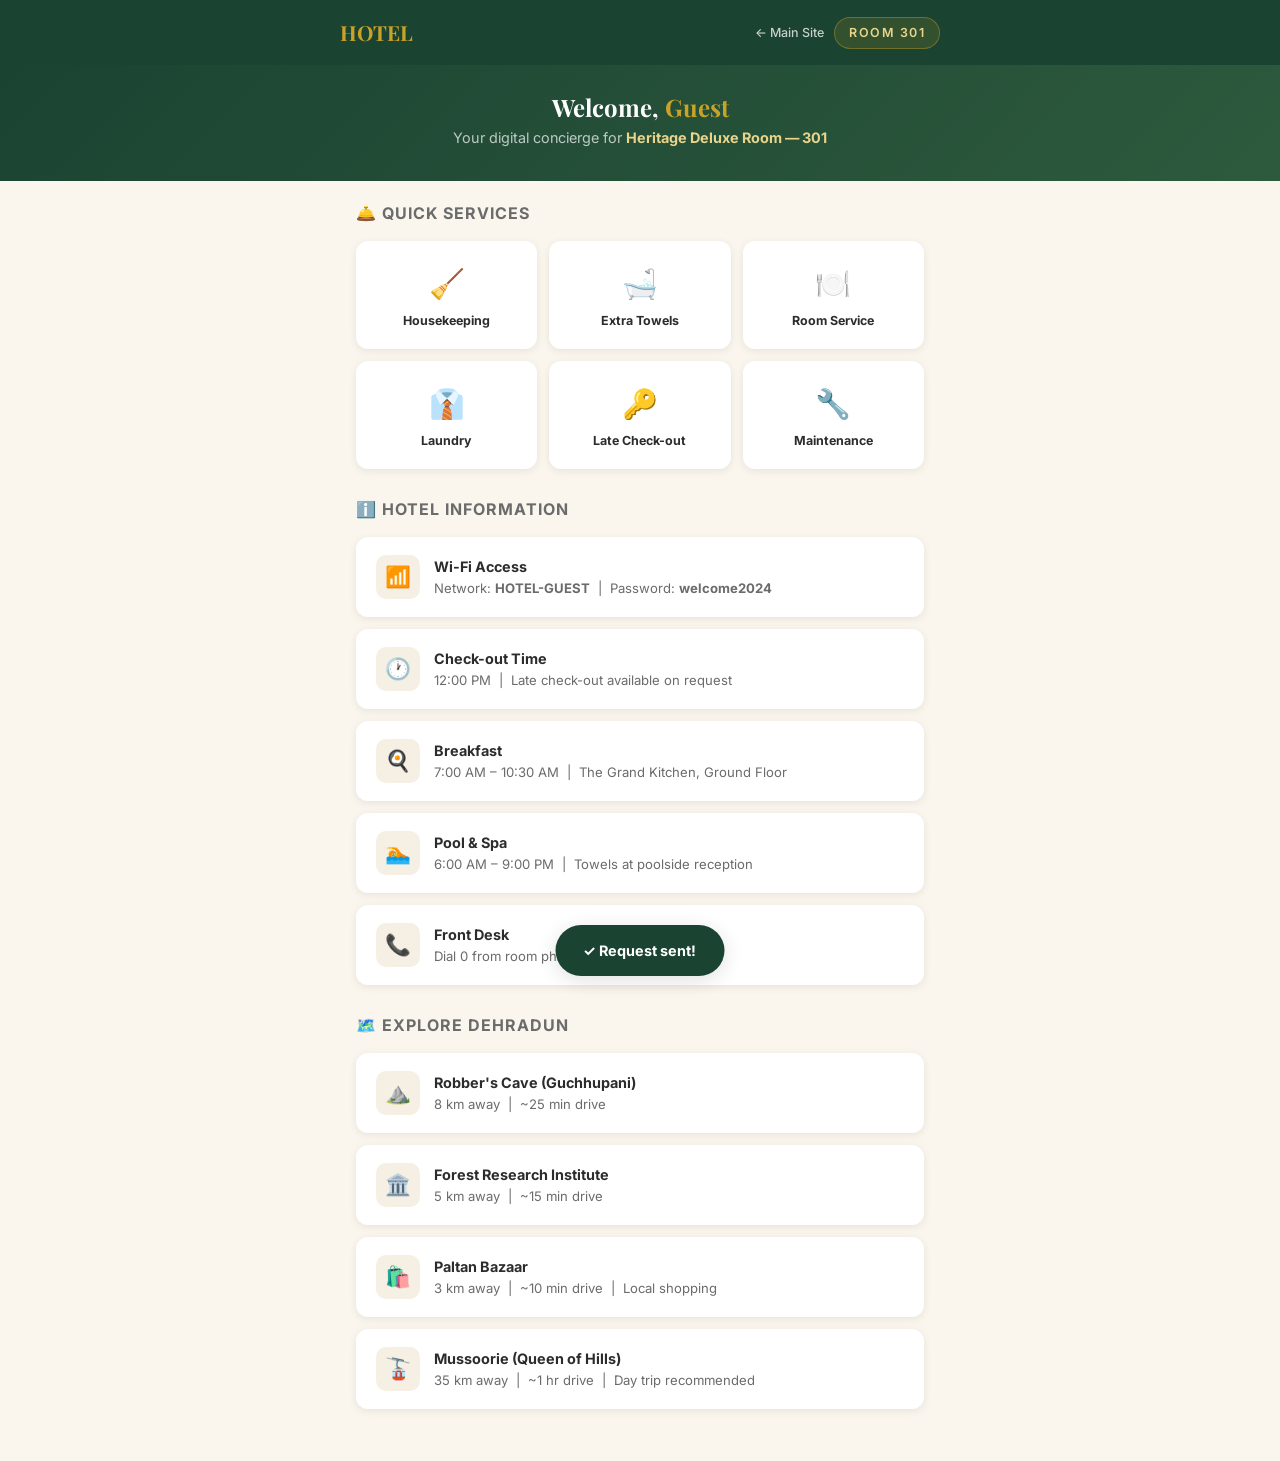
<file: concierge.html>
<!DOCTYPE html>
<html lang="en">
<head>
  <meta charset="UTF-8">
  <meta name="viewport" content="width=device-width, initial-scale=1.0, maximum-scale=1.0, user-scalable=no">
  <title>HOTEL — Your Room Concierge</title>
  <meta name="description" content="Your digital concierge at HOTEL, Dehradun. Request services, explore amenities, and get help — all from your phone.">
  <link rel="preconnect" href="https://fonts.googleapis.com">
  <link rel="preconnect" href="https://fonts.gstatic.com" crossorigin>
  <link href="https://fonts.googleapis.com/css2?family=Inter:wght@400;500;600;700;800&family=Playfair+Display:wght@400;600;700&display=swap" rel="stylesheet">
  <style>
    :root {
      --green-dark: #1B4332;
      --green-mid: #2D5A3D;
      --gold: #C9A227;
      --gold-light: #D4AF37;
      --gold-pale: #E8D48B;
      --ivory: #FAF6EE;
      --cream: #F5F0E3;
      --charcoal: #2C2C2C;
      --text-body: #3A3A3A;
      --text-light: #6B6B6B;
      --white: #FFFFFF;
      --success: #27AE60;
      --shadow-sm: 0 2px 8px rgba(0,0,0,0.08);
      --shadow-md: 0 4px 20px rgba(0,0,0,0.12);
      --radius: 12px;
      --radius-lg: 20px;
      --transition: 0.3s cubic-bezier(0.4, 0, 0.2, 1);
    }
    *,*::before,*::after { box-sizing: border-box; margin: 0; padding: 0; }
    html { scroll-behavior: smooth; }
    body { font-family: 'Inter', sans-serif; background: var(--ivory); color: var(--text-body); line-height: 1.6; }
    h1,h2,h3 { font-family: 'Playfair Display', serif; color: var(--green-dark); line-height: 1.2; }

    /* Header */
    .c-header { background: var(--green-dark); padding: 16px 20px; position: sticky; top: 0; z-index: 100; }
    .c-header-inner { max-width: 600px; margin: 0 auto; display: flex; align-items: center; justify-content: space-between; }
    .c-logo { font-family: 'Playfair Display', serif; font-size: 1.3rem; font-weight: 700; color: var(--gold); }
    .c-room-badge { background: rgba(201,162,39,0.15); border: 1px solid rgba(201,162,39,0.4); color: var(--gold-pale); font-size: 0.78rem; font-weight: 600; letter-spacing: 1.5px; text-transform: uppercase; padding: 5px 14px; border-radius: 50px; }

    /* Welcome */
    .c-welcome { background: linear-gradient(135deg, var(--green-dark), var(--green-mid)); color: var(--white); padding: 28px 20px 32px; text-align: center; }
    .c-welcome h1 { color: var(--white); font-size: 1.5rem; margin-bottom: 4px; }
    .c-welcome h1 em { font-style: normal; color: var(--gold); }
    .c-welcome p { color: rgba(255,255,255,0.7); font-size: 0.9rem; }
    .c-welcome .room-name { color: var(--gold-pale); font-weight: 700; }

    /* Content */
    .c-content { max-width: 600px; margin: 0 auto; padding: 20px 16px 40px; }
    .c-section-title { font-size: 1rem; font-family: 'Inter', sans-serif; font-weight: 700; color: var(--text-light); text-transform: uppercase; letter-spacing: 1px; margin-bottom: 14px; margin-top: 28px; display: flex; align-items: center; gap: 8px; }
    .c-section-title:first-child { margin-top: 0; }

    /* Quick Actions Grid */
    .c-actions { display: grid; grid-template-columns: repeat(3, 1fr); gap: 12px; }
    .c-action-card { background: var(--white); border-radius: var(--radius); padding: 18px 12px; text-align: center; box-shadow: var(--shadow-sm); cursor: pointer; transition: all var(--transition); border: 2px solid transparent; }
    .c-action-card:hover { border-color: var(--gold); transform: translateY(-2px); box-shadow: var(--shadow-md); }
    .c-action-card.active { border-color: var(--success); background: rgba(39,174,96,0.04); }
    .c-action-emoji { font-size: 1.8rem; margin-bottom: 6px; }
    .c-action-label { font-size: 0.78rem; font-weight: 700; color: var(--charcoal); line-height: 1.3; }

    /* Info Cards */
    .c-info-card { background: var(--white); border-radius: var(--radius); padding: 18px 20px; margin-bottom: 12px; box-shadow: var(--shadow-sm); display: flex; align-items: center; gap: 14px; }
    .c-info-icon { width: 44px; height: 44px; border-radius: 10px; background: var(--cream); display: flex; align-items: center; justify-content: center; font-size: 1.3rem; flex-shrink: 0; }
    .c-info-text h4 { font-family: 'Inter', sans-serif; font-size: 0.9rem; font-weight: 700; color: var(--charcoal); }
    .c-info-text p { font-size: 0.82rem; color: var(--text-light); }

    /* Request Modal */
    .c-modal-overlay { display: none; position: fixed; inset: 0; z-index: 300; background: rgba(0,0,0,0.5); }
    .c-modal-overlay.active { display: block; }
    .c-modal { display: none; position: fixed; bottom: 0; left: 0; right: 0; z-index: 310; background: var(--white); border-radius: 24px 24px 0 0; max-height: 80vh; overflow-y: auto; animation: slideUp 0.35s cubic-bezier(0.4, 0, 0.2, 1); }
    .c-modal.active { display: block; }
    @keyframes slideUp { from{transform:translateY(100%)} to{transform:translateY(0)} }
    .c-modal-handle { text-align: center; padding: 12px 0 4px; }
    .c-modal-handle span { display: inline-block; width: 40px; height: 4px; background: #D0D0D0; border-radius: 4px; }
    .c-modal-header { display: flex; align-items: center; justify-content: space-between; padding: 8px 24px 16px; }
    .c-modal-header h2 { font-size: 1.2rem; }
    .c-modal-close { background: none; border: none; font-size: 1.5rem; color: var(--text-light); cursor: pointer; }
    .c-modal-body { padding: 0 24px 32px; }

    /* Success Toast */
    .c-toast { position: fixed; bottom: 24px; left: 50%; transform: translateX(-50%) translateY(100px); z-index: 500; background: var(--green-dark); color: var(--white); padding: 14px 28px; border-radius: 50px; font-weight: 700; font-size: 0.9rem; box-shadow: var(--shadow-md); transition: transform 0.4s cubic-bezier(0.4, 0, 0.2, 1); display: flex; align-items: center; gap: 8px; white-space: nowrap; }
    .c-toast.visible { transform: translateX(-50%) translateY(0); }

    /* Buttons */
    .c-btn { display: flex; align-items: center; justify-content: center; gap: 8px; width: 100%; padding: 14px; background: linear-gradient(135deg, var(--gold), var(--gold-light)); color: var(--green-dark); font-weight: 800; font-size: 0.95rem; border: none; border-radius: 14px; cursor: pointer; transition: all var(--transition); box-shadow: 0 4px 15px rgba(201,162,39,0.3); margin-top: 16px; }
    .c-btn:hover { transform: translateY(-2px); box-shadow: 0 6px 25px rgba(201,162,39,0.45); }

    /* Form elements */
    .c-form-group { margin-bottom: 14px; }
    .c-form-group label { display: block; font-size: 0.82rem; font-weight: 700; color: var(--text-body); margin-bottom: 5px; }
    .c-form-group select, .c-form-group textarea, .c-form-group input { width: 100%; padding: 12px 14px; border: 1.5px solid #D5D0C4; border-radius: 8px; font-family: 'Inter', sans-serif; font-size: 0.95rem; background: var(--white); color: var(--charcoal); transition: border-color var(--transition); }
    .c-form-group select:focus, .c-form-group textarea:focus, .c-form-group input:focus { outline: none; border-color: var(--gold); box-shadow: 0 0 0 3px rgba(201,162,39,0.15); }
    .c-form-group textarea { min-height: 80px; resize: vertical; }

    @media (max-width: 380px) { .c-actions { grid-template-columns: repeat(2, 1fr); } }
  </style>
</head>
<body>
  <!-- Header -->
  <header class="c-header">
    <div class="c-header-inner">
      <a href="index.html" class="c-logo" style="text-decoration:none;color:var(--gold);">HOTEL</a>
      <div style="display:flex;align-items:center;gap:10px;">
        <a href="index.html" style="font-size:0.78rem;color:rgba(255,255,255,0.75);text-decoration:none;font-weight:500;">← Main Site</a>
        <div class="c-room-badge" id="roomBadge">Room 301</div>
      </div>
    </div>
  </header>

  <!-- Welcome -->
  <div class="c-welcome">
    <h1>Welcome, <em>Guest</em></h1>
    <p>Your digital concierge for <span class="room-name" id="roomLabel">Heritage Deluxe Room — 301</span></p>
  </div>

  <!-- Content -->
  <div class="c-content">
    <!-- Quick Services -->
    <div class="c-section-title">🛎️ Quick Services</div>
    <div class="c-actions">
      <div class="c-action-card" onclick="requestService('housekeeping')">
        <div class="c-action-emoji">🧹</div>
        <div class="c-action-label">Housekeeping</div>
      </div>
      <div class="c-action-card" onclick="requestService('towels')">
        <div class="c-action-emoji">🛁</div>
        <div class="c-action-label">Extra Towels</div>
      </div>
      <div class="c-action-card" onclick="requestService('roomservice')">
        <div class="c-action-emoji">🍽️</div>
        <div class="c-action-label">Room Service</div>
      </div>
      <div class="c-action-card" onclick="requestService('laundry')">
        <div class="c-action-emoji">👔</div>
        <div class="c-action-label">Laundry</div>
      </div>
      <div class="c-action-card" onclick="requestService('checkout')">
        <div class="c-action-emoji">🔑</div>
        <div class="c-action-label">Late Check-out</div>
      </div>
      <div class="c-action-card" onclick="requestService('maintenance')">
        <div class="c-action-emoji">🔧</div>
        <div class="c-action-label">Maintenance</div>
      </div>
    </div>

    <!-- Hotel Info -->
    <div class="c-section-title">ℹ️ Hotel Information</div>
    <div class="c-info-card">
      <div class="c-info-icon">📶</div>
      <div class="c-info-text">
        <h4>Wi-Fi Access</h4>
        <p>Network: <strong>HOTEL-GUEST</strong> &nbsp;|&nbsp; Password: <strong>welcome2024</strong></p>
      </div>
    </div>
    <div class="c-info-card">
      <div class="c-info-icon">🕐</div>
      <div class="c-info-text">
        <h4>Check-out Time</h4>
        <p>12:00 PM &nbsp;|&nbsp; Late check-out available on request</p>
      </div>
    </div>
    <div class="c-info-card">
      <div class="c-info-icon">🍳</div>
      <div class="c-info-text">
        <h4>Breakfast</h4>
        <p>7:00 AM – 10:30 AM &nbsp;|&nbsp; The Grand Kitchen, Ground Floor</p>
      </div>
    </div>
    <div class="c-info-card">
      <div class="c-info-icon">🏊</div>
      <div class="c-info-text">
        <h4>Pool & Spa</h4>
        <p>6:00 AM – 9:00 PM &nbsp;|&nbsp; Towels at poolside reception</p>
      </div>
    </div>
    <div class="c-info-card">
      <div class="c-info-icon">📞</div>
      <div class="c-info-text">
        <h4>Front Desk</h4>
        <p>Dial 0 from room phone &nbsp;|&nbsp; +91 135 265 7890</p>
      </div>
    </div>

    <!-- Explore -->
    <div class="c-section-title">🗺️ Explore Dehradun</div>
    <div class="c-info-card">
      <div class="c-info-icon">⛰️</div>
      <div class="c-info-text">
        <h4>Robber's Cave (Guchhupani)</h4>
        <p>8 km away &nbsp;|&nbsp; ~25 min drive</p>
      </div>
    </div>
    <div class="c-info-card">
      <div class="c-info-icon">🏛️</div>
      <div class="c-info-text">
        <h4>Forest Research Institute</h4>
        <p>5 km away &nbsp;|&nbsp; ~15 min drive</p>
      </div>
    </div>
    <div class="c-info-card">
      <div class="c-info-icon">🛍️</div>
      <div class="c-info-text">
        <h4>Paltan Bazaar</h4>
        <p>3 km away &nbsp;|&nbsp; ~10 min drive &nbsp;|&nbsp; Local shopping</p>
      </div>
    </div>
    <div class="c-info-card">
      <div class="c-info-icon">🚡</div>
      <div class="c-info-text">
        <h4>Mussoorie (Queen of Hills)</h4>
        <p>35 km away &nbsp;|&nbsp; ~1 hr drive &nbsp;|&nbsp; Day trip recommended</p>
      </div>
    </div>
  </div>

  <!-- Toast -->
  <div class="c-toast" id="toast">✓ Request sent!</div>

  <!-- Request Modal -->
  <div class="c-modal-overlay" id="modalOverlay" onclick="closeModal()"></div>
  <div class="c-modal" id="requestModal">
    <div class="c-modal-handle"><span></span></div>
    <div class="c-modal-header">
      <h2 id="modalTitle">Service Request</h2>
      <button class="c-modal-close" onclick="closeModal()">&times;</button>
    </div>
    <div class="c-modal-body" id="modalBody"></div>
  </div>

  <script>
    // Parse URL params
    const params = new URLSearchParams(window.location.search);
    const room = params.get('room') || '301';
    const roomType = params.get('type') || 'Heritage Deluxe Room';
    document.getElementById('roomBadge').textContent = 'Room ' + room;
    document.getElementById('roomLabel').textContent = roomType + ' — ' + room;

    const serviceModals = {
      housekeeping: {
        title: '🧹 Housekeeping Request',
        body: `
          <div class="c-form-group">
            <label>What do you need?</label>
            <select><option>Full room cleaning</option><option>Bed making only</option><option>Bathroom cleaning</option><option>Trash pickup</option></select>
          </div>
          <div class="c-form-group">
            <label>Preferred time</label>
            <select><option>As soon as possible</option><option>Within 1 hour</option><option>After 2:00 PM</option><option>After 5:00 PM</option></select>
          </div>
          <div class="c-form-group">
            <label>Any special notes?</label>
            <textarea placeholder="E.g., please don't disturb before 11 AM"></textarea>
          </div>
          <button class="c-btn" onclick="submitRequest('Housekeeping')">Send Request ✦</button>`
      },
      towels: {
        title: '🛁 Extra Towels',
        body: `
          <div class="c-form-group">
            <label>How many towels?</label>
            <select><option>1 towel</option><option>2 towels</option><option>3 towels</option><option>4 towels</option></select>
          </div>
          <div class="c-form-group">
            <label>Type</label>
            <select><option>Bath towels</option><option>Hand towels</option><option>Face towels</option><option>Pool towels</option></select>
          </div>
          <button class="c-btn" onclick="submitRequest('Extra Towels')">Send Request ✦</button>`
      },
      roomservice: {
        title: '🍽️ Room Service',
        body: `
          <p style="font-size:0.9rem; color:var(--text-light); margin-bottom:16px;">Browse our full menu and order food directly to your room.</p>
          <button class="c-btn" onclick="window.location.href='order.html?table=Room${room}'">Open Menu & Order ✦</button>`
      },
      laundry: {
        title: '👔 Laundry Service',
        body: `
          <div class="c-form-group">
            <label>Service type</label>
            <select><option>Regular wash (24 hours)</option><option>Express wash (6 hours)</option><option>Dry cleaning (48 hours)</option><option>Ironing only (4 hours)</option></select>
          </div>
          <div class="c-form-group">
            <label>Number of items (approx)</label>
            <select><option>1–3 items</option><option>4–7 items</option><option>8–12 items</option><option>13+ items</option></select>
          </div>
          <div class="c-form-group">
            <label>Pickup time</label>
            <select><option>Send someone now</option><option>Within 1 hour</option><option>Tomorrow morning</option></select>
          </div>
          <button class="c-btn" onclick="submitRequest('Laundry')">Send Request ✦</button>`
      },
      checkout: {
        title: '🔑 Late Check-out',
        body: `
          <p style="font-size:0.9rem; color:var(--text-light); margin-bottom:16px;">Standard check-out is 12:00 PM. Late check-out is subject to availability and may incur additional charges.</p>
          <div class="c-form-group">
            <label>Preferred check-out time</label>
            <select><option>1:00 PM</option><option>2:00 PM</option><option>3:00 PM</option><option>4:00 PM</option><option>6:00 PM (half-day charge)</option></select>
          </div>
          <div class="c-form-group">
            <label>Reason (optional)</label>
            <textarea placeholder="E.g., late flight at 8 PM"></textarea>
          </div>
          <button class="c-btn" onclick="submitRequest('Late Check-out')">Send Request ✦</button>`
      },
      maintenance: {
        title: '🔧 Maintenance Request',
        body: `
          <div class="c-form-group">
            <label>Issue type</label>
            <select><option>AC not working</option><option>Hot water issue</option><option>Light/electrical</option><option>TV/remote</option><option>Door/lock</option><option>Plumbing</option><option>Other</option></select>
          </div>
          <div class="c-form-group">
            <label>Describe the issue</label>
            <textarea placeholder="Please give us a brief description of the problem"></textarea>
          </div>
          <div class="c-form-group">
            <label>Urgency</label>
            <select><option>Can wait — fix when convenient</option><option>Needed within a few hours</option><option>Urgent — need help now</option></select>
          </div>
          <button class="c-btn" onclick="submitRequest('Maintenance')">Send Request ✦</button>`
      }
    };

    function requestService(type) {
      const config = serviceModals[type];
      document.getElementById('modalTitle').textContent = config.title;
      document.getElementById('modalBody').innerHTML = config.body;
      document.getElementById('modalOverlay').classList.add('active');
      document.getElementById('requestModal').classList.add('active');
      document.body.style.overflow = 'hidden';
    }

    function closeModal() {
      document.getElementById('modalOverlay').classList.remove('active');
      document.getElementById('requestModal').classList.remove('active');
      document.body.style.overflow = '';
    }

    function submitRequest(type) {
      // Gather any text from textarea or select in modal
      const modalBody = document.getElementById('modalBody');
      const selects = Array.from(modalBody.querySelectorAll('select')).map(s => s.value).join(', ');
      const textarea = modalBody.querySelector('textarea');
      const textVal = textarea ? textarea.value.trim() : '';
      const details = [selects, textVal].filter(Boolean).join(' — ');

      let reqType = 'other';
      const lowType = type.toLowerCase();
      if (lowType.includes('housekeeping')) reqType = 'cleaning';
      else if (lowType.includes('towel')) reqType = 'towels';
      else if (lowType.includes('laundry')) reqType = 'laundry';
      else if (lowType.includes('check-out') || lowType.includes('checkout')) reqType = 'late_checkout';
      else if (lowType.includes('maintenance')) reqType = 'maintenance';

      fetch('/api/concierge', {
        method: 'POST',
        headers: { 'Content-Type': 'application/json' },
        body: JSON.stringify({
          room_number: room,
          request_type: reqType,
          details: details || type,
          priority: lowType.includes('maintenance') ? 'urgent' : 'normal'
        })
      })
      .then(r => r.json())
      .catch(err => console.log('TapStay concierge sync offline'));

      closeModal();
      showToast('✓ ' + type + ' request sent to reception & staff!');
    }

    function showToast(msg) {
      const toast = document.getElementById('toast');
      toast.textContent = msg;
      toast.classList.add('visible');
      setTimeout(() => toast.classList.remove('visible'), 3000);
    }
  </script>
</body>
</html>
</file>
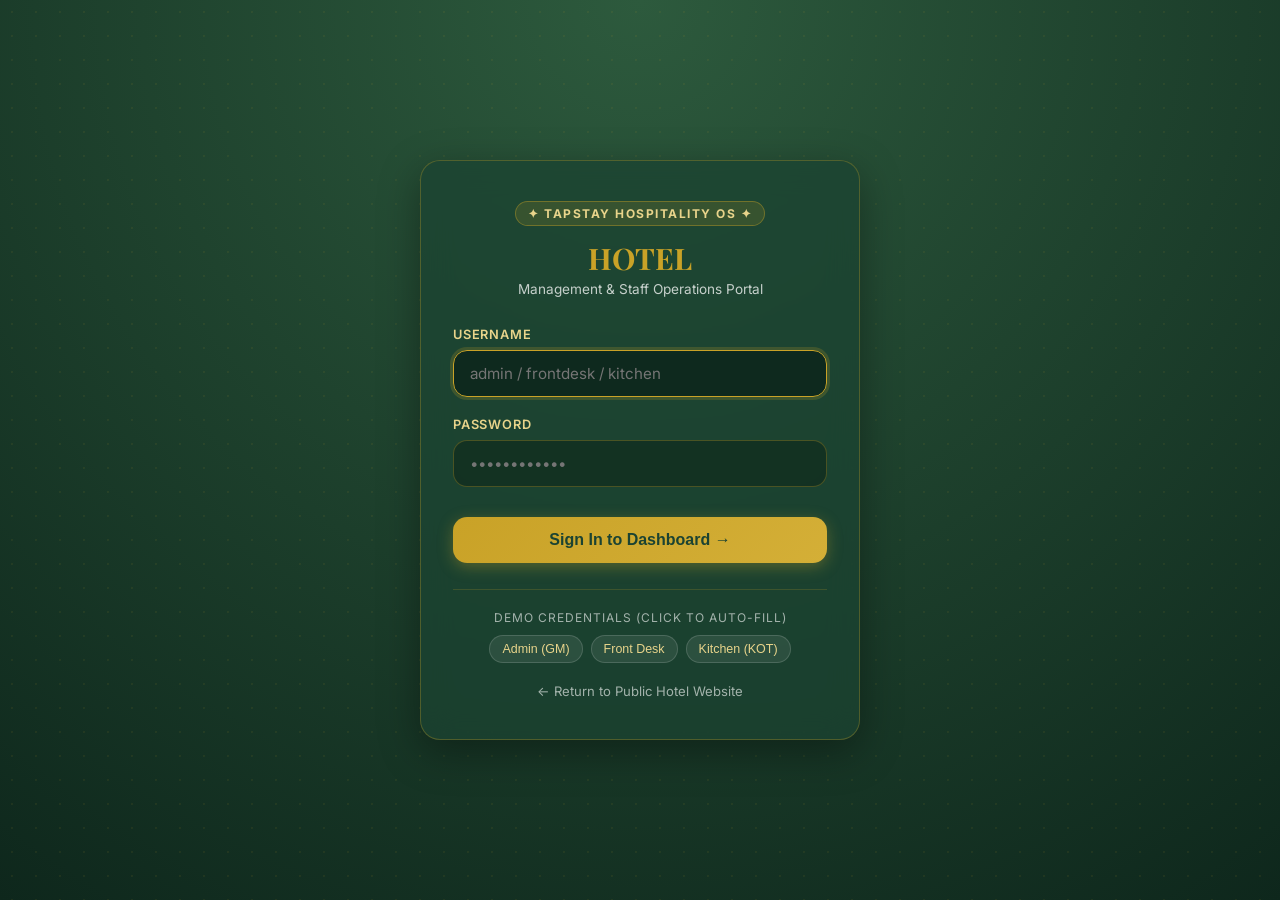
<file: login.html>
<!DOCTYPE html>
<html lang="en">
<head>
  <meta charset="UTF-8">
  <meta name="viewport" content="width=device-width, initial-scale=1.0">
  <title>Staff Login — TapStay Hospitality OS</title>
  <meta name="description" content="Secure Staff & Management Portal for HOTEL powered by TapStay.">
  <link rel="preconnect" href="https://fonts.googleapis.com">
  <link rel="preconnect" href="https://fonts.gstatic.com" crossorigin>
  <link href="https://fonts.googleapis.com/css2?family=Inter:wght@400;500;600;700;800&family=Playfair+Display:wght@500;600;700&display=swap" rel="stylesheet">
  <style>
    :root {
      --green-dark: #1B4332;
      --green-mid: #2D5A3D;
      --green-deep: #0e271c;
      --gold: #C9A227;
      --gold-light: #D4AF37;
      --gold-pale: #E8D48B;
      --ivory: #FAF6EE;
      --cream: #F5F0E3;
      --charcoal: #2C2C2C;
      --text-muted: #8E9297;
      --white: #FFFFFF;
      --shadow-lg: 0 12px 40px rgba(0,0,0,0.35);
      --radius: 14px;
      --radius-lg: 20px;
      --transition: 0.3s cubic-bezier(0.4, 0, 0.2, 1);
    }
    *, *::before, *::after { box-sizing: border-box; margin: 0; padding: 0; }
    body {
      font-family: 'Inter', sans-serif;
      min-height: 100vh;
      background: radial-gradient(circle at top, var(--green-mid) 0%, var(--green-deep) 100%);
      color: var(--white);
      display: flex;
      align-items: center;
      justify-content: center;
      padding: 24px;
      position: relative;
      overflow-x: hidden;
    }

    /* Ambient background ornamentation */
    .bg-pattern {
      position: absolute;
      inset: 0;
      background-image: radial-gradient(rgba(201, 162, 39, 0.08) 1px, transparent 1px);
      background-size: 24px 24px;
      pointer-events: none;
    }

    .login-container {
      width: 100%;
      max-width: 440px;
      background: rgba(27, 67, 50, 0.75);
      backdrop-filter: blur(16px);
      -webkit-backdrop-filter: blur(16px);
      border: 1px solid rgba(201, 162, 39, 0.3);
      border-radius: var(--radius-lg);
      padding: 40px 32px;
      box-shadow: var(--shadow-lg);
      position: relative;
      z-index: 10;
    }

    .brand-header {
      text-align: center;
      margin-bottom: 30px;
    }
    .brand-badge {
      display: inline-flex;
      align-items: center;
      gap: 6px;
      padding: 4px 12px;
      background: rgba(201, 162, 39, 0.15);
      border: 1px solid rgba(201, 162, 39, 0.4);
      border-radius: 50px;
      font-size: 0.75rem;
      font-weight: 700;
      color: var(--gold-pale);
      text-transform: uppercase;
      letter-spacing: 1.5px;
      margin-bottom: 12px;
    }
    .brand-title {
      font-family: 'Playfair Display', serif;
      font-size: 1.85rem;
      color: var(--gold);
      margin-bottom: 4px;
    }
    .brand-subtitle {
      font-size: 0.85rem;
      color: rgba(255, 255, 255, 0.75);
    }

    .form-group {
      margin-bottom: 20px;
    }
    .form-label {
      display: block;
      font-size: 0.8rem;
      font-weight: 600;
      color: var(--gold-pale);
      text-transform: uppercase;
      letter-spacing: 0.8px;
      margin-bottom: 8px;
    }
    .input-wrapper {
      position: relative;
    }
    .form-input {
      width: 100%;
      padding: 13px 16px;
      background: rgba(14, 39, 28, 0.6);
      border: 1.5px solid rgba(201, 162, 39, 0.3);
      border-radius: var(--radius);
      color: var(--white);
      font-size: 0.95rem;
      outline: none;
      transition: all var(--transition);
      font-family: 'Inter', sans-serif;
    }
    .form-input:focus {
      border-color: var(--gold);
      box-shadow: 0 0 0 3px rgba(201, 162, 39, 0.2);
      background: rgba(14, 39, 28, 0.9);
    }

    .btn-submit {
      width: 100%;
      padding: 14px;
      background: linear-gradient(135deg, var(--gold), var(--gold-light));
      color: var(--green-dark);
      border: none;
      border-radius: var(--radius);
      font-size: 1rem;
      font-weight: 700;
      cursor: pointer;
      box-shadow: 0 4px 15px rgba(201, 162, 39, 0.35);
      transition: all var(--transition);
      margin-top: 10px;
    }
    .btn-submit:hover {
      transform: translateY(-2px);
      box-shadow: 0 6px 22px rgba(201, 162, 39, 0.5);
    }
    .btn-submit:disabled {
      opacity: 0.6;
      cursor: not-allowed;
      transform: none;
    }

    .error-box {
      display: none;
      background: rgba(235, 87, 87, 0.15);
      border: 1px solid rgba(235, 87, 87, 0.4);
      color: #ff9999;
      padding: 10px 14px;
      border-radius: 8px;
      font-size: 0.85rem;
      margin-bottom: 18px;
      text-align: center;
    }

    .quick-roles {
      margin-top: 26px;
      padding-top: 20px;
      border-top: 1px solid rgba(201, 162, 39, 0.2);
      text-align: center;
    }
    .quick-roles-title {
      font-size: 0.75rem;
      color: rgba(255, 255, 255, 0.6);
      text-transform: uppercase;
      letter-spacing: 1px;
      margin-bottom: 10px;
    }
    .role-chips {
      display: flex;
      flex-wrap: wrap;
      gap: 8px;
      justify-content: center;
    }
    .role-chip {
      background: rgba(255, 255, 255, 0.08);
      border: 1px solid rgba(255, 255, 255, 0.15);
      color: var(--gold-pale);
      padding: 6px 12px;
      border-radius: 50px;
      font-size: 0.78rem;
      cursor: pointer;
      transition: all 0.2s;
    }
    .role-chip:hover {
      background: rgba(201, 162, 39, 0.2);
      border-color: var(--gold);
      color: var(--white);
    }

    .back-home {
      display: block;
      text-align: center;
      margin-top: 20px;
      color: rgba(255, 255, 255, 0.6);
      text-decoration: none;
      font-size: 0.82rem;
      transition: color 0.2s;
    }
    .back-home:hover {
      color: var(--gold);
    }
  </style>
</head>
<body>

  <div class="bg-pattern"></div>

  <div class="login-container">
    <div class="brand-header">
      <div class="brand-badge">✦ TapStay Hospitality OS ✦</div>
      <h1 class="brand-title">HOTEL</h1>
      <p class="brand-subtitle">Management & Staff Operations Portal</p>
    </div>

    <div class="error-box" id="errorBox"></div>

    <form id="loginForm">
      <div class="form-group">
        <label class="form-label" for="username">Username</label>
        <div class="input-wrapper">
          <input type="text" id="username" class="form-input" placeholder="admin / frontdesk / kitchen" required autofocus autocomplete="username">
        </div>
      </div>

      <div class="form-group">
        <label class="form-label" for="password">Password</label>
        <div class="input-wrapper">
          <input type="password" id="password" class="form-input" placeholder="••••••••••••" required autocomplete="current-password">
        </div>
      </div>

      <button type="submit" class="btn-submit" id="submitBtn">Sign In to Dashboard →</button>
    </form>

    <div class="quick-roles">
      <div class="quick-roles-title">Demo Credentials (Click to auto-fill)</div>
      <div class="role-chips">
        <button type="button" class="role-chip" onclick="fillCreds('admin', 'tapstay123')">Admin (GM)</button>
        <button type="button" class="role-chip" onclick="fillCreds('frontdesk', 'frontdesk123')">Front Desk</button>
        <button type="button" class="role-chip" onclick="fillCreds('kitchen', 'kitchen123')">Kitchen (KOT)</button>
      </div>
    </div>

    <a href="index.html" class="back-home">← Return to Public Hotel Website</a>
  </div>

  <script>
    function fillCreds(u, p) {
      document.getElementById('username').value = u;
      document.getElementById('password').value = p;
      document.getElementById('errorBox').style.display = 'none';
    }

    // Redirect if already logged in
    const token = localStorage.getItem('tapstay_token');
    if (token) {
      fetch('/api/auth/me', { headers: { 'Authorization': 'Bearer ' + token } })
        .then(res => res.json())
        .then(data => {
          if (data.success) {
            window.location.href = 'admin.html';
          }
        })
        .catch(() => {});
    }

    const loginForm = document.getElementById('loginForm');
    const submitBtn = document.getElementById('submitBtn');
    const errorBox = document.getElementById('errorBox');

    loginForm.addEventListener('submit', async (e) => {
      e.preventDefault();
      errorBox.style.display = 'none';
      submitBtn.disabled = true;
      submitBtn.textContent = 'Authenticating...';

      const username = document.getElementById('username').value.trim();
      const password = document.getElementById('password').value.trim();

      try {
        const res = await fetch('/api/auth/login', {
          method: 'POST',
          headers: { 'Content-Type': 'application/json' },
          body: JSON.stringify({ username, password })
        });
        const data = await res.json();

        if (data.success) {
          localStorage.setItem('tapstay_token', data.token);
          localStorage.setItem('tapstay_user', JSON.stringify(data.user));
          submitBtn.textContent = 'Access Granted ✓';
          setTimeout(() => {
            window.location.href = 'admin.html';
          }, 400);
        } else {
          errorBox.textContent = data.error || 'Invalid credentials. Please try again.';
          errorBox.style.display = 'block';
          submitBtn.disabled = false;
          submitBtn.textContent = 'Sign In to Dashboard →';
        }
      } catch (err) {
        errorBox.textContent = 'Unable to connect to server. Please check your network or server status.';
        errorBox.style.display = 'block';
        submitBtn.disabled = false;
        submitBtn.textContent = 'Sign In to Dashboard →';
      }
    });
  </script>
</body>
</html>
</file>
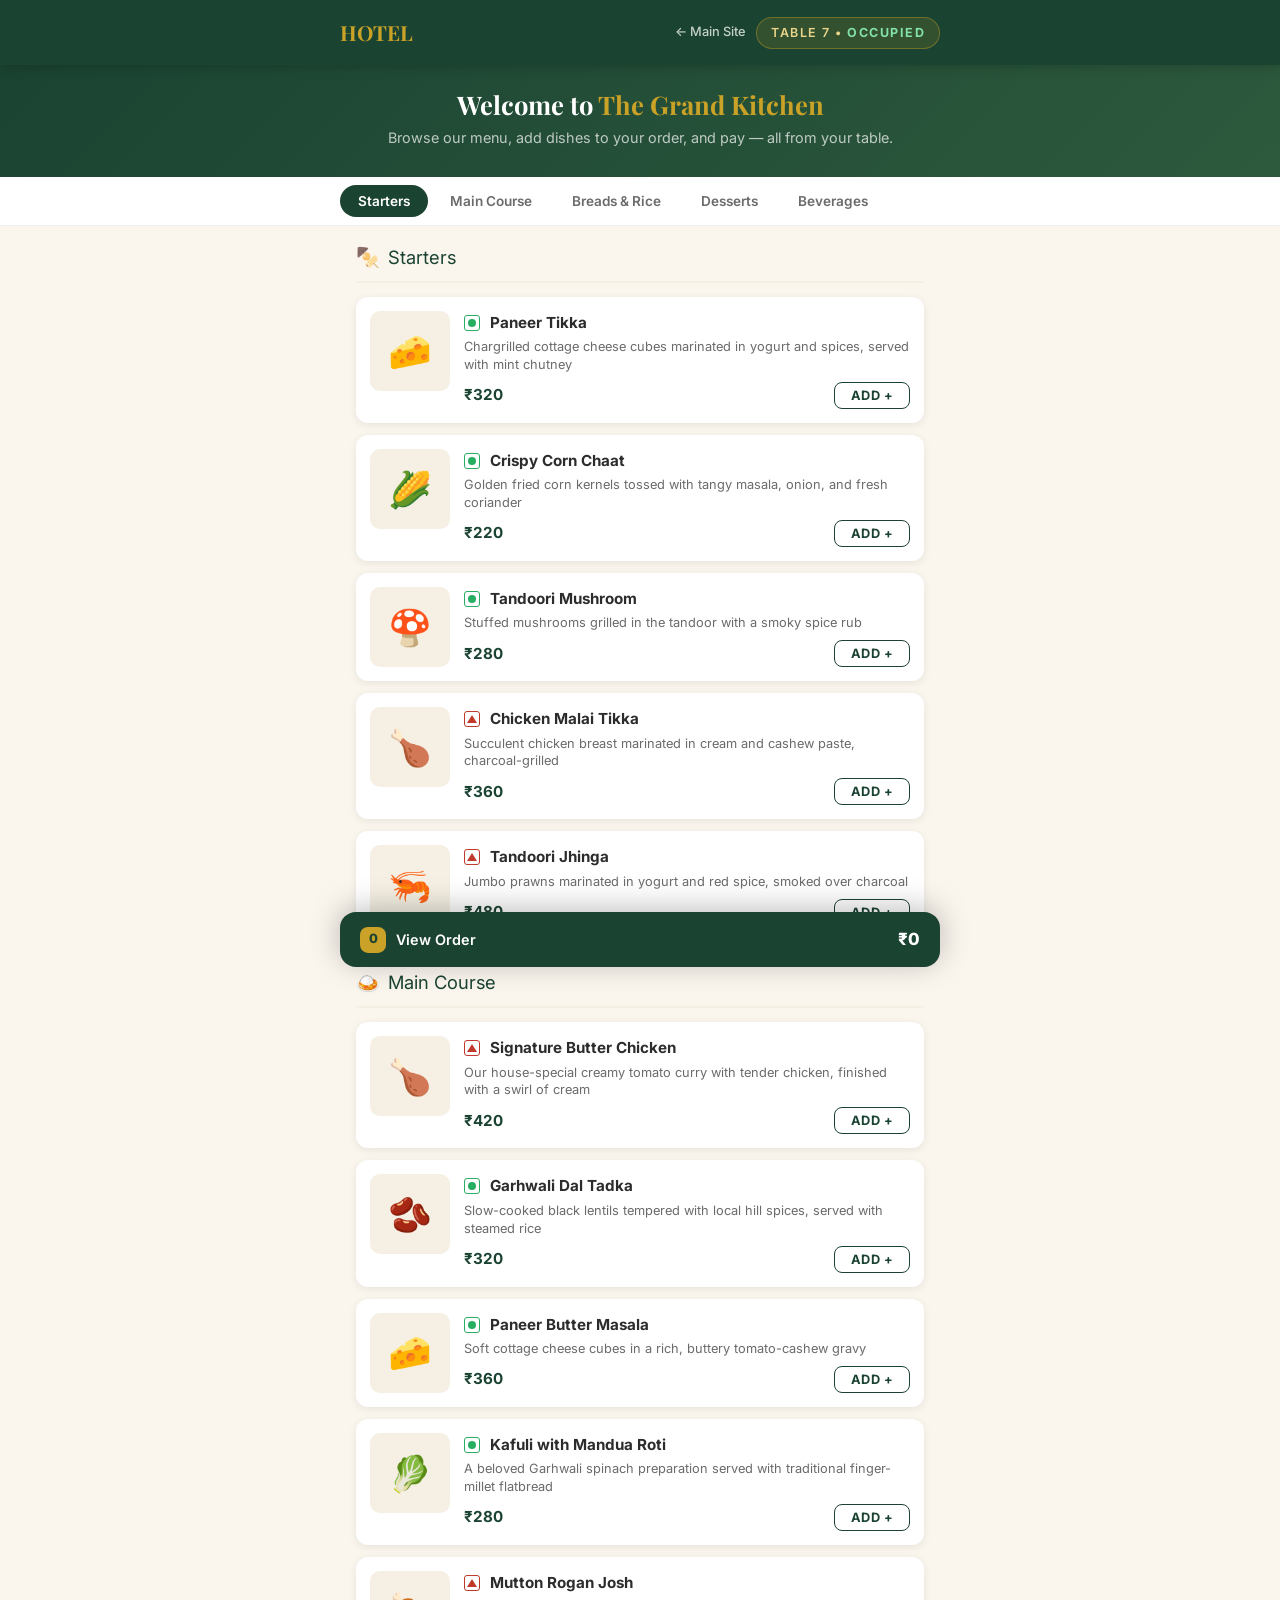
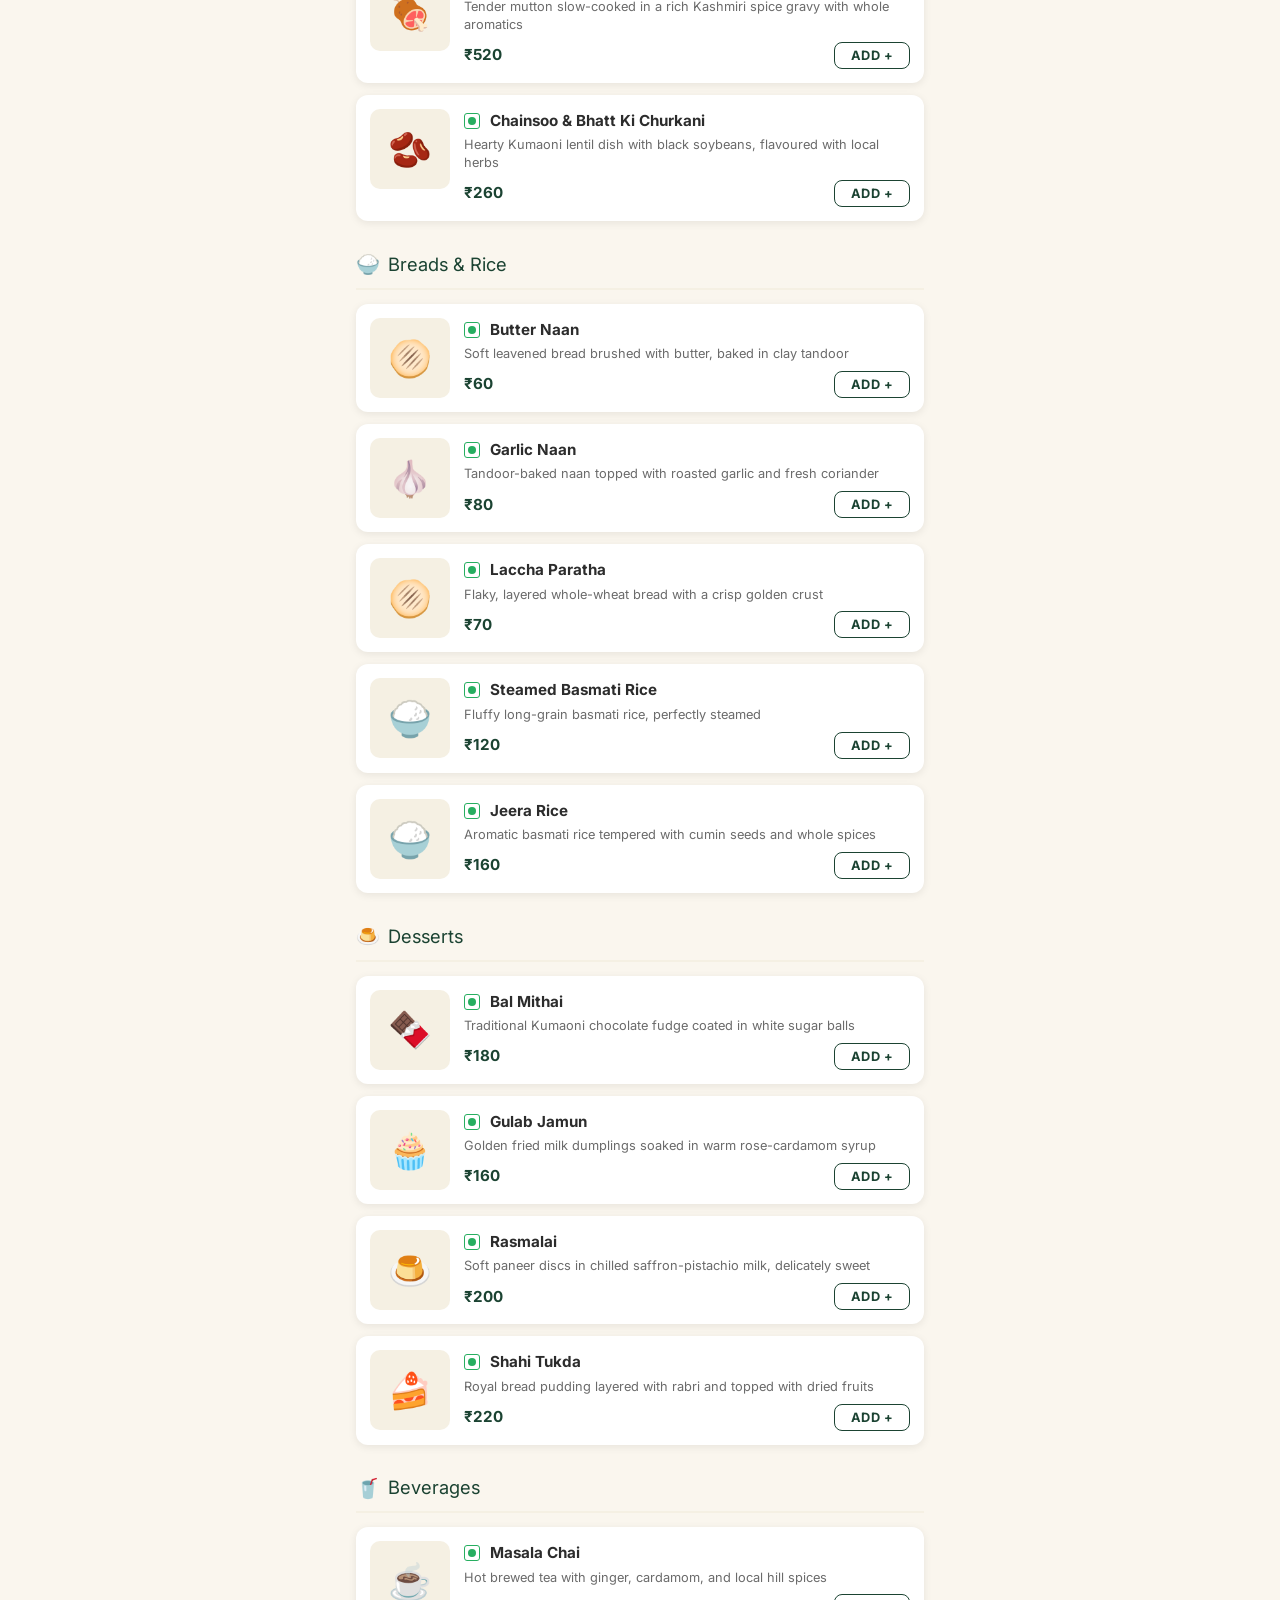
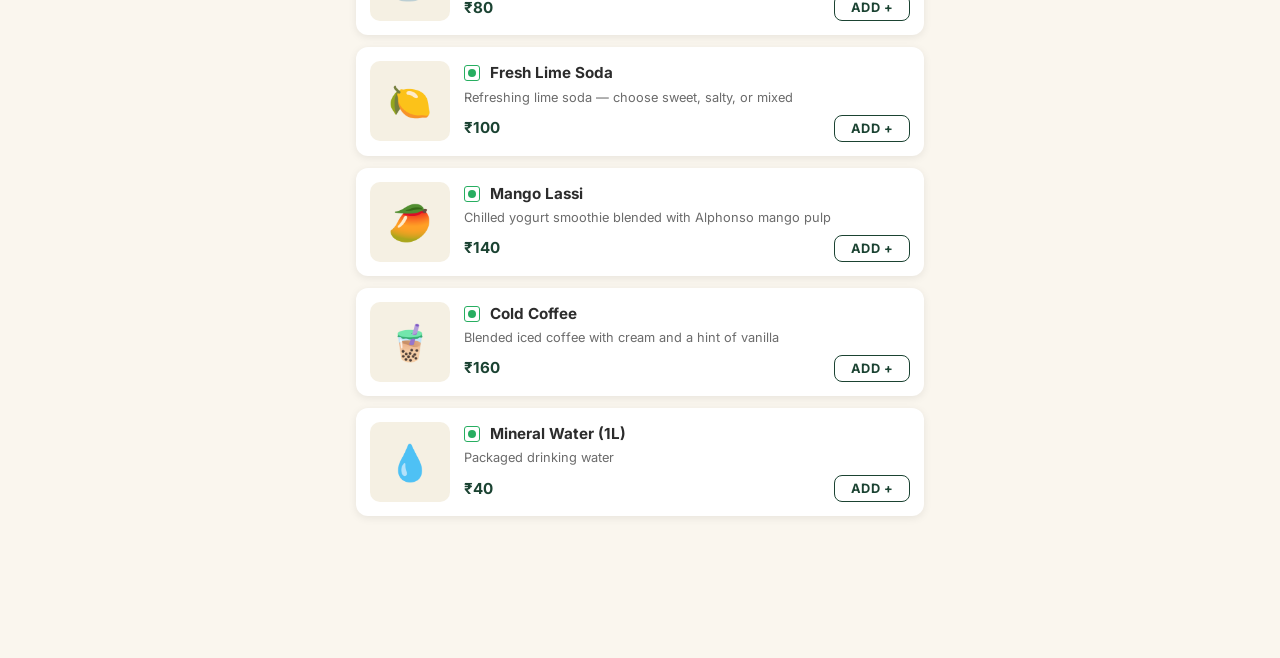
<file: order.html>
<!DOCTYPE html>
<html lang="en">
<head>
  <meta charset="UTF-8">
  <meta name="viewport" content="width=device-width, initial-scale=1.0, maximum-scale=1.0, user-scalable=no">
  <title>HOTEL — Order Food</title>
  <meta name="description" content="Browse the menu and order food at HOTEL, Dehradun. Scan the QR code at your table to place an order.">
  <link rel="preconnect" href="https://fonts.googleapis.com">
  <link rel="preconnect" href="https://fonts.gstatic.com" crossorigin>
  <link href="https://fonts.googleapis.com/css2?family=Inter:wght@400;500;600;700;800&family=Playfair+Display:wght@400;600;700&display=swap" rel="stylesheet">
  <link rel="stylesheet" href="order.css">
</head>
<body>

  <!-- ===== HEADER ===== -->
  <header class="order-header">
    <div class="order-header-inner">
      <a href="index.html" class="order-logo" style="text-decoration:none;color:var(--gold);">HOTEL</a>
      <div style="display:flex;align-items:center;gap:10px;">
        <a href="index.html" style="font-size:0.8rem;color:rgba(255,255,255,0.75);text-decoration:none;font-weight:500;">← Main Site</a>
        <div class="order-table-badge" id="tableBadge">Table 7</div>
      </div>
    </div>
  </header>

  <!-- ===== WELCOME ===== -->
  <div class="order-welcome">
    <h1>Welcome to <em>The Grand Kitchen</em></h1>
    <p>Browse our menu, add dishes to your order, and pay — all from your table.</p>
  </div>

  <!-- ===== CATEGORY TABS ===== -->
  <div class="category-tabs">
    <div class="category-tabs-inner" id="categoryTabs">
      <button class="cat-tab active" data-cat="starters">Starters</button>
      <button class="cat-tab" data-cat="mains">Main Course</button>
      <button class="cat-tab" data-cat="breads">Breads & Rice</button>
      <button class="cat-tab" data-cat="desserts">Desserts</button>
      <button class="cat-tab" data-cat="beverages">Beverages</button>
    </div>
  </div>

  <!-- ===== MENU CONTENT ===== -->
  <div class="menu-content" id="menuContent">
    <!-- Populated by JS -->
  </div>

  <!-- ===== STICKY CART BAR ===== -->
  <div class="cart-bar" id="cartBar">
    <div class="cart-bar-inner" onclick="openCart()">
      <div class="cart-bar-left">
        <div class="cart-count-badge" id="cartCountBadge">0</div>
        <div class="cart-bar-text" id="cartBarText">View Order</div>
      </div>
      <div class="cart-bar-total" id="cartBarTotal">₹0</div>
    </div>
  </div>

  <!-- ===== CART DRAWER ===== -->
  <div class="cart-overlay" id="cartOverlay" onclick="closeCart()"></div>
  <div class="cart-drawer" id="cartDrawer">
    <div class="cart-drawer-handle"><span></span></div>
    <div class="cart-drawer-header">
      <h2>Your Order</h2>
      <button class="cart-close-btn" onclick="closeCart()">&times;</button>
    </div>
    <div class="cart-items-list" id="cartItemsList">
      <!-- Populated by JS -->
    </div>
    <div class="cart-summary" id="cartSummary">
      <!-- Populated by JS -->
    </div>
    <button class="cart-checkout-btn" id="checkoutBtn" onclick="openPayment()">
      Proceed to Payment ✦
    </button>
  </div>

  <!-- ===== PAYMENT SCREEN ===== -->
  <div class="payment-screen" id="paymentScreen">
    <div class="payment-header">
      <button class="payment-back-btn" onclick="closePayment()">←</button>
      <h2>Payment</h2>
    </div>
    <div class="payment-body">
      <div class="payment-amount-card">
        <div class="payment-amount-label">Total Amount</div>
        <div class="payment-amount-value" id="paymentTotal">₹0</div>
      </div>

      <div class="payment-methods">
        <h3>Select Payment Method</h3>
        <div class="payment-method-card selected" data-method="upi" onclick="selectPayment(this)">
          <div class="payment-method-icon">📱</div>
          <div class="payment-method-info">
            <h4>UPI Payment</h4>
            <p>Google Pay, PhonePe, Paytm, or any UPI app</p>
          </div>
          <div class="payment-method-radio"></div>
        </div>
        <div class="payment-method-card" data-method="card" onclick="selectPayment(this)">
          <div class="payment-method-icon">💳</div>
          <div class="payment-method-info">
            <h4>Credit / Debit Card</h4>
            <p>Visa, Mastercard, RuPay</p>
          </div>
          <div class="payment-method-radio"></div>
        </div>
        <div class="payment-method-card" data-method="cash" onclick="selectPayment(this)">
          <div class="payment-method-icon">💵</div>
          <div class="payment-method-info">
            <h4>Pay at Counter</h4>
            <p>Cash or card payment at the reception</p>
          </div>
          <div class="payment-method-radio"></div>
        </div>
      </div>

      <button class="pay-now-btn" id="payNowBtn" onclick="processPayment()">
        Pay Now ✦
      </button>
    </div>
  </div>

  <!-- ===== PAYMENT PROCESSING ===== -->
  <div class="payment-processing" id="paymentProcessing">
    <div class="spinner"></div>
    <p id="processingText">Processing your payment...</p>
  </div>

  <!-- ===== ORDER CONFIRMATION ===== -->
  <div class="order-confirmed" id="orderConfirmed">
    <div class="order-confirmed-inner">
      <div class="success-icon">✓</div>
      <h2>Order Placed!</h2>
      <p class="order-confirmed-sub">Your order has been sent to the kitchen. Sit back and relax — your food will be served shortly.</p>
      <div class="order-id-badge" id="orderIdBadge">ORDER #HT-000000</div>
      <div class="order-receipt" id="orderReceipt">
        <!-- Populated by JS -->
      </div>
      <div class="order-confirmed-note">
        <strong>Estimated preparation time:</strong> 20–30 minutes.<br>
        Your server will bring each dish as it is ready. For any changes, please speak to your server directly.
      </div>
      <button class="order-again-btn" onclick="orderAgain()">Order More Items ✦</button>
    </div>
  </div>

  <!-- ===== JAVASCRIPT ===== -->
  <script>
    // ===== MENU DATA =====
    const MENU = {
      starters: {
        title: 'Starters',
        emoji: '🍢',
        items: [
          { id: 's1', name: 'Paneer Tikka', desc: 'Chargrilled cottage cheese cubes marinated in yogurt and spices, served with mint chutney', price: 320, veg: true, emoji: '🧀' },
          { id: 's2', name: 'Crispy Corn Chaat', desc: 'Golden fried corn kernels tossed with tangy masala, onion, and fresh coriander', price: 220, veg: true, emoji: '🌽' },
          { id: 's3', name: 'Tandoori Mushroom', desc: 'Stuffed mushrooms grilled in the tandoor with a smoky spice rub', price: 280, veg: true, emoji: '🍄' },
          { id: 's4', name: 'Chicken Malai Tikka', desc: 'Succulent chicken breast marinated in cream and cashew paste, charcoal-grilled', price: 360, veg: false, emoji: '🍗' },
          { id: 's5', name: 'Tandoori Jhinga', desc: 'Jumbo prawns marinated in yogurt and red spice, smoked over charcoal', price: 480, veg: false, emoji: '🦐' },
        ]
      },
      mains: {
        title: 'Main Course',
        emoji: '🍛',
        items: [
          { id: 'm1', name: 'Signature Butter Chicken', desc: 'Our house-special creamy tomato curry with tender chicken, finished with a swirl of cream', price: 420, veg: false, emoji: '🍗' },
          { id: 'm2', name: 'Garhwali Dal Tadka', desc: 'Slow-cooked black lentils tempered with local hill spices, served with steamed rice', price: 320, veg: true, emoji: '🫘' },
          { id: 'm3', name: 'Paneer Butter Masala', desc: 'Soft cottage cheese cubes in a rich, buttery tomato-cashew gravy', price: 360, veg: true, emoji: '🧀' },
          { id: 'm4', name: 'Kafuli with Mandua Roti', desc: 'A beloved Garhwali spinach preparation served with traditional finger-millet flatbread', price: 280, veg: true, emoji: '🥬' },
          { id: 'm5', name: 'Mutton Rogan Josh', desc: 'Tender mutton slow-cooked in a rich Kashmiri spice gravy with whole aromatics', price: 520, veg: false, emoji: '🍖' },
          { id: 'm6', name: 'Chainsoo & Bhatt Ki Churkani', desc: 'Hearty Kumaoni lentil dish with black soybeans, flavoured with local herbs', price: 260, veg: true, emoji: '🫘' },
        ]
      },
      breads: {
        title: 'Breads & Rice',
        emoji: '🍚',
        items: [
          { id: 'b1', name: 'Butter Naan', desc: 'Soft leavened bread brushed with butter, baked in clay tandoor', price: 60, veg: true, emoji: '🫓' },
          { id: 'b2', name: 'Garlic Naan', desc: 'Tandoor-baked naan topped with roasted garlic and fresh coriander', price: 80, veg: true, emoji: '🧄' },
          { id: 'b3', name: 'Laccha Paratha', desc: 'Flaky, layered whole-wheat bread with a crisp golden crust', price: 70, veg: true, emoji: '🫓' },
          { id: 'b4', name: 'Steamed Basmati Rice', desc: 'Fluffy long-grain basmati rice, perfectly steamed', price: 120, veg: true, emoji: '🍚' },
          { id: 'b5', name: 'Jeera Rice', desc: 'Aromatic basmati rice tempered with cumin seeds and whole spices', price: 160, veg: true, emoji: '🍚' },
        ]
      },
      desserts: {
        title: 'Desserts',
        emoji: '🍮',
        items: [
          { id: 'd1', name: 'Bal Mithai', desc: 'Traditional Kumaoni chocolate fudge coated in white sugar balls', price: 180, veg: true, emoji: '🍫' },
          { id: 'd2', name: 'Gulab Jamun', desc: 'Golden fried milk dumplings soaked in warm rose-cardamom syrup', price: 160, veg: true, emoji: '🧁' },
          { id: 'd3', name: 'Rasmalai', desc: 'Soft paneer discs in chilled saffron-pistachio milk, delicately sweet', price: 200, veg: true, emoji: '🍮' },
          { id: 'd4', name: 'Shahi Tukda', desc: 'Royal bread pudding layered with rabri and topped with dried fruits', price: 220, veg: true, emoji: '🍰' },
        ]
      },
      beverages: {
        title: 'Beverages',
        emoji: '🥤',
        items: [
          { id: 'v1', name: 'Masala Chai', desc: 'Hot brewed tea with ginger, cardamom, and local hill spices', price: 80, veg: true, emoji: '☕' },
          { id: 'v2', name: 'Fresh Lime Soda', desc: 'Refreshing lime soda — choose sweet, salty, or mixed', price: 100, veg: true, emoji: '🍋' },
          { id: 'v3', name: 'Mango Lassi', desc: 'Chilled yogurt smoothie blended with Alphonso mango pulp', price: 140, veg: true, emoji: '🥭' },
          { id: 'v4', name: 'Cold Coffee', desc: 'Blended iced coffee with cream and a hint of vanilla', price: 160, veg: true, emoji: '🧋' },
          { id: 'v5', name: 'Mineral Water (1L)', desc: 'Packaged drinking water', price: 40, veg: true, emoji: '💧' },
        ]
      }
    };

    // ===== STATE =====
    const cart = {}; // { itemId: quantity }

    // ===== INIT =====
    function init() {
      // Parse table number from URL
      const params = new URLSearchParams(window.location.search);
      const table = params.get('table') || '7';
      const label = table.toLowerCase().startsWith('room') ? table : 'Table ' + table;
      document.getElementById('tableBadge').innerHTML = label + ' • <span style="color:#82E0AA; font-weight:700;">Occupied</span>';

      // Render menu
      renderMenu();

      // Category tab clicks
      document.querySelectorAll('.cat-tab').forEach(tab => {
        tab.addEventListener('click', () => {
          document.querySelectorAll('.cat-tab').forEach(t => t.classList.remove('active'));
          tab.classList.add('active');
          const cat = tab.dataset.cat;
          const el = document.getElementById('cat-' + cat);
          if (el) {
            const offset = 120;
            const pos = el.getBoundingClientRect().top + window.pageYOffset - offset;
            window.scrollTo({ top: pos, behavior: 'smooth' });
          }
        });
      });

      // Update active tab on scroll
      window.addEventListener('scroll', updateActiveTab);
    }

    function updateActiveTab() {
      const cats = Object.keys(MENU);
      let active = cats[0];
      cats.forEach(cat => {
        const el = document.getElementById('cat-' + cat);
        if (el) {
          const rect = el.getBoundingClientRect();
          if (rect.top <= 140) active = cat;
        }
      });
      document.querySelectorAll('.cat-tab').forEach(t => {
        t.classList.toggle('active', t.dataset.cat === active);
      });
      // Scroll tab into view
      const activeTab = document.querySelector('.cat-tab.active');
      if (activeTab) activeTab.scrollIntoView({ behavior: 'smooth', block: 'nearest', inline: 'center' });
    }

    // ===== RENDER MENU =====
    function renderMenu() {
      const container = document.getElementById('menuContent');
      let html = '';
      for (const [catKey, cat] of Object.entries(MENU)) {
        html += `<div class="menu-category" id="cat-${catKey}">`;
        html += `<div class="menu-category-title"><span class="cat-emoji">${cat.emoji}</span> ${cat.title}</div>`;
        cat.items.forEach(item => {
          const qty = cart[item.id] || 0;
          html += `
            <div class="menu-item-card" id="item-${item.id}">
              <div class="menu-item-thumb">${item.emoji}</div>
              <div class="menu-item-details">
                <div class="menu-item-name">
                  <span class="${item.veg ? 'veg-badge' : 'non-veg-badge'}"></span>
                  ${item.name}
                </div>
                <div class="menu-item-desc">${item.desc}</div>
                <div class="menu-item-bottom">
                  <div class="menu-item-price">₹${item.price}</div>
                  <div id="btn-${item.id}">
                    ${qty > 0
                      ? `<div class="qty-controls">
                           <button class="qty-btn" onclick="changeQty('${item.id}', -1)">−</button>
                           <span class="qty-value">${qty}</span>
                           <button class="qty-btn" onclick="changeQty('${item.id}', 1)">+</button>
                         </div>`
                      : `<button class="add-btn" onclick="addItem('${item.id}')">ADD +</button>`
                    }
                  </div>
                </div>
              </div>
            </div>`;
        });
        html += '</div>';
      }
      container.innerHTML = html;
    }

    // ===== CART ACTIONS =====
    function addItem(id) {
      cart[id] = 1;
      updateItemButton(id);
      updateCartBar();
    }

    function changeQty(id, delta) {
      cart[id] = (cart[id] || 0) + delta;
      if (cart[id] <= 0) delete cart[id];
      updateItemButton(id);
      updateCartBar();
    }

    function updateItemButton(id) {
      const container = document.getElementById('btn-' + id);
      const qty = cart[id] || 0;
      if (qty > 0) {
        container.innerHTML = `
          <div class="qty-controls">
            <button class="qty-btn" onclick="changeQty('${id}', -1)">−</button>
            <span class="qty-value">${qty}</span>
            <button class="qty-btn" onclick="changeQty('${id}', 1)">+</button>
          </div>`;
      } else {
        container.innerHTML = `<button class="add-btn" onclick="addItem('${id}')">ADD +</button>`;
      }
    }

    function getItemById(id) {
      for (const cat of Object.values(MENU)) {
        const found = cat.items.find(i => i.id === id);
        if (found) return found;
      }
      return null;
    }

    function getCartTotal() {
      let total = 0;
      for (const [id, qty] of Object.entries(cart)) {
        const item = getItemById(id);
        if (item) total += item.price * qty;
      }
      return total;
    }

    function getCartCount() {
      return Object.values(cart).reduce((a, b) => a + b, 0);
    }

    function updateCartBar() {
      const count = getCartCount();
      const total = getCartTotal();
      const bar = document.getElementById('cartBar');

      if (count > 0) {
        bar.classList.add('visible');
        document.getElementById('cartCountBadge').textContent = count;
        document.getElementById('cartBarText').textContent = count === 1 ? '1 item' : count + ' items';
        document.getElementById('cartBarTotal').textContent = '₹' + total.toLocaleString('en-IN');
      } else {
        bar.classList.remove('visible');
      }
    }

    // ===== CART DRAWER =====
    function openCart() {
      renderCartDrawer();
      document.getElementById('cartOverlay').classList.add('active');
      document.getElementById('cartDrawer').classList.add('active');
      document.body.style.overflow = 'hidden';
    }

    function closeCart() {
      document.getElementById('cartOverlay').classList.remove('active');
      document.getElementById('cartDrawer').classList.remove('active');
      document.body.style.overflow = '';
    }

    function renderCartDrawer() {
      const list = document.getElementById('cartItemsList');
      const summary = document.getElementById('cartSummary');
      let itemsHtml = '';
      let subtotal = 0;

      for (const [id, qty] of Object.entries(cart)) {
        const item = getItemById(id);
        if (!item) continue;
        const lineTotal = item.price * qty;
        subtotal += lineTotal;
        itemsHtml += `
          <div class="cart-item-row">
            <div class="cart-item-info">
              <div class="cart-item-name">${item.emoji} ${item.name}</div>
              <div class="cart-item-unit">₹${item.price} each</div>
            </div>
            <div class="cart-item-qty">
              <div class="qty-controls">
                <button class="qty-btn" onclick="cartChangeQty('${id}', -1)">−</button>
                <span class="qty-value">${qty}</span>
                <button class="qty-btn" onclick="cartChangeQty('${id}', 1)">+</button>
              </div>
            </div>
            <div class="cart-item-total">₹${lineTotal.toLocaleString('en-IN')}</div>
          </div>`;
      }

      if (!itemsHtml) {
        itemsHtml = '<p style="text-align:center; color: var(--text-light); padding: 32px 0;">Your order is empty</p>';
      }

      list.innerHTML = itemsHtml;

      const gst = Math.round(subtotal * 0.05);
      const total = subtotal + gst;

      summary.innerHTML = `
        <div class="cart-summary-row"><span>Subtotal</span><span>₹${subtotal.toLocaleString('en-IN')}</span></div>
        <div class="cart-summary-row"><span>GST (5%)</span><span>₹${gst.toLocaleString('en-IN')}</span></div>
        <div class="cart-summary-row total"><span>Total</span><span>₹${total.toLocaleString('en-IN')}</span></div>
      `;
    }

    function cartChangeQty(id, delta) {
      changeQty(id, delta);
      if (getCartCount() === 0) {
        closeCart();
      } else {
        renderCartDrawer();
      }
    }

    // ===== PAYMENT =====
    function openPayment() {
      closeCart();
      const subtotal = getCartTotal();
      const gst = Math.round(subtotal * 0.05);
      const total = subtotal + gst;
      document.getElementById('paymentTotal').textContent = '₹' + total.toLocaleString('en-IN');
      document.getElementById('paymentScreen').classList.add('active');
      document.body.style.overflow = 'hidden';
    }

    function closePayment() {
      document.getElementById('paymentScreen').classList.remove('active');
      document.body.style.overflow = '';
    }

    function selectPayment(el) {
      document.querySelectorAll('.payment-method-card').forEach(c => c.classList.remove('selected'));
      el.classList.add('selected');
    }

    function processPayment() {
      const method = document.querySelector('.payment-method-card.selected').dataset.method;
      document.getElementById('paymentScreen').classList.remove('active');
      const processing = document.getElementById('paymentProcessing');
      processing.classList.add('active');

      const texts = method === 'cash'
        ? ['Placing your order...', 'Sending to kitchen...', 'Almost done...']
        : ['Processing your payment...', 'Verifying transaction...', 'Confirming order...'];

      let i = 0;
      document.getElementById('processingText').textContent = texts[0];
      const interval = setInterval(() => {
        i++;
        if (i < texts.length) {
          document.getElementById('processingText').textContent = texts[i];
        }
      }, 800);

      setTimeout(() => {
        clearInterval(interval);
        processing.classList.remove('active');
        showConfirmation(method);
      }, 2500);
    }

    function showConfirmation(method) {
      const orderId = 'KOT-' + Math.floor(1000 + Math.random() * 9000);
      document.getElementById('orderIdBadge').textContent = 'ORDER #' + orderId;

      const receipt = document.getElementById('orderReceipt');
      let html = '<h3>Order Summary</h3>';
      let subtotal = 0;
      const itemsList = [];

      for (const [id, qty] of Object.entries(cart)) {
        const item = getItemById(id);
        if (!item) continue;
        const lineTotal = item.price * qty;
        subtotal += lineTotal;
        itemsList.push({ name: item.name, qty: qty, price: item.price });
        html += `
          <div class="receipt-item">
            <div class="receipt-item-name">${item.name} <span>× ${qty}</span></div>
            <div class="receipt-item-price">₹${lineTotal.toLocaleString('en-IN')}</div>
          </div>`;
      }

      const gst = Math.round(subtotal * 0.05);
      const total = subtotal + gst;
      const payLabel = method === 'upi' ? 'UPI' : method === 'card' ? 'Card' : 'Pay at Counter';

      // Send order to TapStay Live Kitchen KOT
      const params = new URLSearchParams(window.location.search);
      const tableVal = params.get('table') || '7';
      const isRoom = tableVal.toLowerCase().startsWith('room');
      const sourceType = isRoom ? 'room' : 'table';
      const sourceNum = isRoom ? tableVal.replace(/room/i, '').trim() || '204' : tableVal;

      fetch('/api/orders', {
        method: 'POST',
        headers: { 'Content-Type': 'application/json' },
        body: JSON.stringify({
          source_type: sourceType,
          source_number: sourceNum,
          items: itemsList,
          subtotal: subtotal,
          tax: gst,
          total: total,
          payment_method: method
        })
      })
      .then(r => r.json())
      .then(res => {
        if (res.success && res.order_ref) {
          document.getElementById('orderIdBadge').textContent = 'ORDER #' + res.order_ref;
        }
      })
      .catch(err => console.log('TapStay order sync: local fallback'));

      html += `
        <div class="receipt-item" style="font-size:0.82rem; color:var(--text-light);">
          <div>GST (5%)</div><div class="receipt-item-price" style="color:var(--text-light);">₹${gst.toLocaleString('en-IN')}</div>
        </div>
        <div class="receipt-total"><span>Total (${payLabel})</span><span>₹${total.toLocaleString('en-IN')}</span></div>
      `;
      receipt.innerHTML = html;

      document.getElementById('orderConfirmed').classList.add('active');
      document.body.style.overflow = '';
    }

    function orderAgain() {
      // Reset everything
      Object.keys(cart).forEach(k => delete cart[k]);
      document.getElementById('orderConfirmed').classList.remove('active');
      renderMenu();
      updateCartBar();
      window.scrollTo({ top: 0, behavior: 'smooth' });
    }

    // ===== START =====
    init();
  </script>
</body>
</html>
</file>
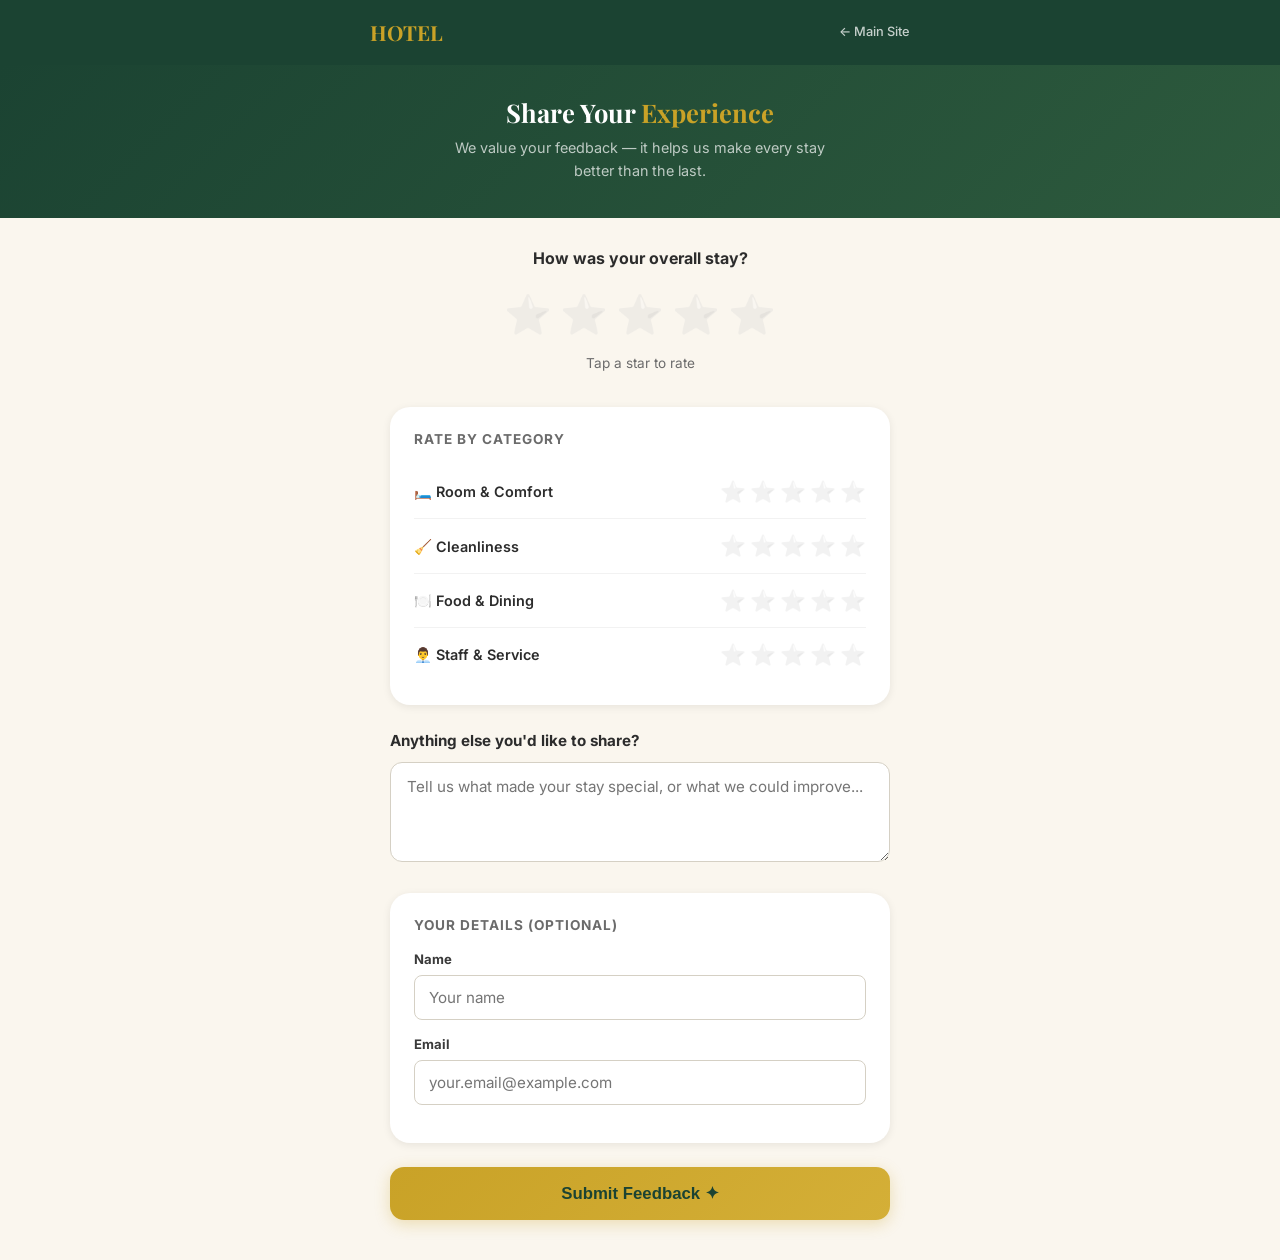
<file: review.html>
<!DOCTYPE html>
<html lang="en">
<head>
  <meta charset="UTF-8">
  <meta name="viewport" content="width=device-width, initial-scale=1.0, maximum-scale=1.0, user-scalable=no">
  <title>HOTEL — Share Your Experience</title>
  <meta name="description" content="Tell us about your stay at HOTEL, Dehradun. Your feedback helps us serve you better.">
  <link rel="preconnect" href="https://fonts.googleapis.com">
  <link rel="preconnect" href="https://fonts.gstatic.com" crossorigin>
  <link href="https://fonts.googleapis.com/css2?family=Inter:wght@400;500;600;700;800&family=Playfair+Display:wght@400;600;700&display=swap" rel="stylesheet">
  <style>
    :root {
      --green-dark: #1B4332; --green-mid: #2D5A3D; --gold: #C9A227; --gold-light: #D4AF37;
      --gold-pale: #E8D48B; --ivory: #FAF6EE; --cream: #F5F0E3; --charcoal: #2C2C2C;
      --text-body: #3A3A3A; --text-light: #6B6B6B; --white: #FFFFFF; --success: #27AE60;
      --shadow-sm: 0 2px 8px rgba(0,0,0,0.08); --shadow-md: 0 4px 20px rgba(0,0,0,0.12);
      --radius: 12px; --radius-lg: 20px; --transition: 0.3s cubic-bezier(0.4, 0, 0.2, 1);
    }
    *,*::before,*::after { box-sizing: border-box; margin: 0; padding: 0; }
    html { scroll-behavior: smooth; }
    body { font-family: 'Inter', sans-serif; background: var(--ivory); color: var(--text-body); line-height: 1.6; min-height: 100vh; }
    h1,h2,h3 { font-family: 'Playfair Display', serif; color: var(--green-dark); line-height: 1.2; }

    .r-header { background: var(--green-dark); padding: 16px 20px; }
    .r-header-inner { max-width: 540px; margin: 0 auto; display: flex; align-items: center; justify-content: center; }
    .r-logo { font-family: 'Playfair Display', serif; font-size: 1.3rem; font-weight: 700; color: var(--gold); }

    .r-hero { background: linear-gradient(135deg, var(--green-dark), var(--green-mid)); color: var(--white); padding: 32px 20px 36px; text-align: center; }
    .r-hero h1 { color: var(--white); font-size: 1.6rem; margin-bottom: 8px; }
    .r-hero h1 em { font-style: normal; color: var(--gold); }
    .r-hero p { color: rgba(255,255,255,0.7); font-size: 0.9rem; max-width: 400px; margin: 0 auto; }

    .r-content { max-width: 540px; margin: 0 auto; padding: 28px 20px 40px; }

    /* Star Rating */
    .r-rating-section { text-align: center; margin-bottom: 32px; }
    .r-rating-label { font-weight: 700; font-size: 1rem; color: var(--charcoal); margin-bottom: 12px; }
    .r-stars { display: flex; justify-content: center; gap: 8px; margin-bottom: 8px; }
    .r-star { font-size: 2.4rem; cursor: pointer; transition: all var(--transition); filter: grayscale(1) opacity(0.3); }
    .r-star.active { filter: none; transform: scale(1.1); }
    .r-star:hover { transform: scale(1.2); }
    .r-rating-text { font-size: 0.85rem; color: var(--text-light); min-height: 20px; }

    /* Category Ratings */
    .r-categories { background: var(--white); border-radius: var(--radius-lg); padding: 24px; margin-bottom: 24px; box-shadow: var(--shadow-sm); }
    .r-categories h3 { font-family: 'Inter', sans-serif; font-size: 0.85rem; font-weight: 700; color: var(--text-light); text-transform: uppercase; letter-spacing: 1px; margin-bottom: 18px; }
    .r-cat-row { display: flex; align-items: center; justify-content: space-between; padding: 10px 0; border-bottom: 1px solid rgba(0,0,0,0.05); }
    .r-cat-row:last-child { border-bottom: none; }
    .r-cat-name { font-size: 0.9rem; font-weight: 600; color: var(--charcoal); display: flex; align-items: center; gap: 8px; }
    .r-cat-stars { display: flex; gap: 4px; }
    .r-cat-star { font-size: 1.3rem; cursor: pointer; transition: all var(--transition); filter: grayscale(1) opacity(0.3); }
    .r-cat-star.active { filter: none; }

    /* Text feedback */
    .r-text-section { margin-bottom: 24px; }
    .r-text-section label { display: block; font-weight: 700; font-size: 0.95rem; color: var(--charcoal); margin-bottom: 8px; }
    .r-text-section textarea { width: 100%; min-height: 100px; padding: 14px 16px; border: 1.5px solid #D5D0C4; border-radius: var(--radius); font-family: 'Inter', sans-serif; font-size: 0.95rem; resize: vertical; transition: border-color var(--transition); background: var(--white); }
    .r-text-section textarea:focus { outline: none; border-color: var(--gold); box-shadow: 0 0 0 3px rgba(201,162,39,0.15); }

    /* Guest info */
    .r-guest-section { background: var(--white); border-radius: var(--radius-lg); padding: 24px; margin-bottom: 24px; box-shadow: var(--shadow-sm); }
    .r-guest-section h3 { font-family: 'Inter', sans-serif; font-size: 0.85rem; font-weight: 700; color: var(--text-light); text-transform: uppercase; letter-spacing: 1px; margin-bottom: 16px; }
    .r-guest-row { margin-bottom: 14px; }
    .r-guest-row label { display: block; font-size: 0.82rem; font-weight: 700; color: var(--text-body); margin-bottom: 5px; }
    .r-guest-row input { width: 100%; padding: 12px 14px; border: 1.5px solid #D5D0C4; border-radius: 8px; font-family: 'Inter', sans-serif; font-size: 0.95rem; transition: border-color var(--transition); }
    .r-guest-row input:focus { outline: none; border-color: var(--gold); box-shadow: 0 0 0 3px rgba(201,162,39,0.15); }

    /* Submit */
    .r-submit-btn { display: flex; align-items: center; justify-content: center; gap: 8px; width: 100%; padding: 16px; background: linear-gradient(135deg, var(--gold), var(--gold-light)); color: var(--green-dark); font-weight: 800; font-size: 1.05rem; border: none; border-radius: 14px; cursor: pointer; transition: all var(--transition); box-shadow: 0 4px 15px rgba(201,162,39,0.3); }
    .r-submit-btn:hover { transform: translateY(-2px); box-shadow: 0 6px 25px rgba(201,162,39,0.45); }

    /* Thank You */
    .r-thankyou { display: none; text-align: center; padding: 60px 20px; }
    .r-thankyou.active { display: block; }
    .r-thankyou-icon { width: 90px; height: 90px; border-radius: 50%; background: linear-gradient(135deg, var(--success), #2ECC71); display: flex; align-items: center; justify-content: center; margin: 0 auto 24px; font-size: 2.8rem; color: var(--white); animation: bounceIn 0.6s ease-out; box-shadow: 0 8px 25px rgba(39,174,96,0.3); }
    @keyframes bounceIn { 0%{transform:scale(0)} 50%{transform:scale(1.2)} 100%{transform:scale(1)} }
    .r-thankyou h2 { font-size: 1.6rem; margin-bottom: 12px; }
    .r-thankyou p { color: var(--text-light); font-size: 0.95rem; max-width: 380px; margin: 0 auto 24px; }
    .r-thankyou-stars { font-size: 2rem; letter-spacing: 4px; margin-bottom: 20px; }
    .r-back-btn { display: inline-flex; align-items: center; gap: 8px; background: transparent; color: var(--green-dark); border: 2px solid var(--green-dark); padding: 12px 28px; border-radius: 50px; font-weight: 700; font-size: 0.95rem; cursor: pointer; transition: all var(--transition); }
    .r-back-btn:hover { background: var(--green-dark); color: var(--white); }

    .r-form { }
  </style>
</head>
<body>
  <header class="r-header">
    <div class="r-header-inner" style="display:flex;align-items:center;justify-content:space-between;">
      <a href="index.html" class="r-logo" style="text-decoration:none;color:var(--gold);">HOTEL</a>
      <a href="index.html" style="font-size:0.8rem;color:rgba(255,255,255,0.75);text-decoration:none;font-weight:500;">← Main Site</a>
    </div>
  </header>

  <div class="r-hero">
    <h1>Share Your <em>Experience</em></h1>
    <p>We value your feedback — it helps us make every stay better than the last.</p>
  </div>

  <div class="r-content">
    <!-- Review Form -->
    <div class="r-form" id="reviewForm">
      <!-- Overall Rating -->
      <div class="r-rating-section">
        <div class="r-rating-label">How was your overall stay?</div>
        <div class="r-stars" id="overallStars">
          <span class="r-star" data-val="1" onclick="setOverall(1)">⭐</span>
          <span class="r-star" data-val="2" onclick="setOverall(2)">⭐</span>
          <span class="r-star" data-val="3" onclick="setOverall(3)">⭐</span>
          <span class="r-star" data-val="4" onclick="setOverall(4)">⭐</span>
          <span class="r-star" data-val="5" onclick="setOverall(5)">⭐</span>
        </div>
        <div class="r-rating-text" id="ratingText">Tap a star to rate</div>
      </div>

      <!-- Category Ratings -->
      <div class="r-categories">
        <h3>Rate by Category</h3>
        <div class="r-cat-row">
          <div class="r-cat-name">🛏️ Room & Comfort</div>
          <div class="r-cat-stars" data-cat="room">
            <span class="r-cat-star" data-val="1" onclick="setCat('room',1)">⭐</span>
            <span class="r-cat-star" data-val="2" onclick="setCat('room',2)">⭐</span>
            <span class="r-cat-star" data-val="3" onclick="setCat('room',3)">⭐</span>
            <span class="r-cat-star" data-val="4" onclick="setCat('room',4)">⭐</span>
            <span class="r-cat-star" data-val="5" onclick="setCat('room',5)">⭐</span>
          </div>
        </div>
        <div class="r-cat-row">
          <div class="r-cat-name">🧹 Cleanliness</div>
          <div class="r-cat-stars" data-cat="clean">
            <span class="r-cat-star" data-val="1" onclick="setCat('clean',1)">⭐</span>
            <span class="r-cat-star" data-val="2" onclick="setCat('clean',2)">⭐</span>
            <span class="r-cat-star" data-val="3" onclick="setCat('clean',3)">⭐</span>
            <span class="r-cat-star" data-val="4" onclick="setCat('clean',4)">⭐</span>
            <span class="r-cat-star" data-val="5" onclick="setCat('clean',5)">⭐</span>
          </div>
        </div>
        <div class="r-cat-row">
          <div class="r-cat-name">🍽️ Food & Dining</div>
          <div class="r-cat-stars" data-cat="food">
            <span class="r-cat-star" data-val="1" onclick="setCat('food',1)">⭐</span>
            <span class="r-cat-star" data-val="2" onclick="setCat('food',2)">⭐</span>
            <span class="r-cat-star" data-val="3" onclick="setCat('food',3)">⭐</span>
            <span class="r-cat-star" data-val="4" onclick="setCat('food',4)">⭐</span>
            <span class="r-cat-star" data-val="5" onclick="setCat('food',5)">⭐</span>
          </div>
        </div>
        <div class="r-cat-row">
          <div class="r-cat-name">👨‍💼 Staff & Service</div>
          <div class="r-cat-stars" data-cat="staff">
            <span class="r-cat-star" data-val="1" onclick="setCat('staff',1)">⭐</span>
            <span class="r-cat-star" data-val="2" onclick="setCat('staff',2)">⭐</span>
            <span class="r-cat-star" data-val="3" onclick="setCat('staff',3)">⭐</span>
            <span class="r-cat-star" data-val="4" onclick="setCat('staff',4)">⭐</span>
            <span class="r-cat-star" data-val="5" onclick="setCat('staff',5)">⭐</span>
          </div>
        </div>
      </div>

      <!-- Text Feedback -->
      <div class="r-text-section">
        <label>Anything else you'd like to share?</label>
        <textarea id="feedbackText" placeholder="Tell us what made your stay special, or what we could improve..."></textarea>
      </div>

      <!-- Guest Info -->
      <div class="r-guest-section">
        <h3>Your Details (Optional)</h3>
        <div class="r-guest-row">
          <label>Name</label>
          <input type="text" id="reviewName" placeholder="Your name">
        </div>
        <div class="r-guest-row">
          <label>Email</label>
          <input type="email" id="reviewEmail" placeholder="your.email@example.com">
        </div>
      </div>

      <button class="r-submit-btn" onclick="submitReview()">Submit Feedback ✦</button>
    </div>

    <!-- Thank You Screen -->
    <div class="r-thankyou" id="thankYou">
      <div class="r-thankyou-icon">❤️</div>
      <h2>Thank You!</h2>
      <div class="r-thankyou-stars" id="thankYouStars">⭐⭐⭐⭐⭐</div>
      <p>Your feedback means the world to us. We are always working to make your next visit even more special.</p>
      <button class="r-back-btn" onclick="window.location.href='index.html'">Back to HOTEL</button>
    </div>
  </div>

  <script>
    let overallRating = 0;
    const catRatings = { room: 0, clean: 0, food: 0, staff: 0 };
    const ratingLabels = ['', 'Poor', 'Below Average', 'Good', 'Very Good', 'Excellent!'];

    function setOverall(val) {
      overallRating = val;
      document.querySelectorAll('#overallStars .r-star').forEach(s => {
        s.classList.toggle('active', parseInt(s.dataset.val) <= val);
      });
      document.getElementById('ratingText').textContent = ratingLabels[val];
    }

    function setCat(cat, val) {
      catRatings[cat] = val;
      document.querySelectorAll(`.r-cat-stars[data-cat="${cat}"] .r-cat-star`).forEach(s => {
        s.classList.toggle('active', parseInt(s.dataset.val) <= val);
      });
    }

    function submitReview() {
      if (overallRating === 0) {
        alert('Please tap a star to rate your overall experience.');
        return;
      }

      const guestName = document.getElementById('reviewName').value.trim() || 'Valued Guest';
      const comment = document.getElementById('feedbackText').value.trim();
      const params = new URLSearchParams(window.location.search);
      const roomNum = params.get('room') || '';

      fetch('/api/reviews', {
        method: 'POST',
        headers: { 'Content-Type': 'application/json' },
        body: JSON.stringify({
          guest_name: guestName,
          room_number: roomNum,
          overall_rating: overallRating,
          room_rating: catRatings.room || overallRating,
          clean_rating: catRatings.clean || overallRating,
          food_rating: catRatings.food || overallRating,
          staff_rating: catRatings.staff || overallRating,
          comment: comment
        })
      })
      .then(r => r.json())
      .catch(err => console.log('Review sync fallback'));

      const stars = '⭐'.repeat(overallRating);
      document.getElementById('thankYouStars').textContent = stars;
      document.getElementById('reviewForm').style.display = 'none';
      document.getElementById('thankYou').classList.add('active');
      window.scrollTo({ top: 0, behavior: 'smooth' });
    }
  </script>
</body>
</html>
</file>
<file: order.css>
/* ===== ORDER PAGE DESIGN TOKENS ===== */
:root {
  --green-dark: #1B4332;
  --green-mid: #2D5A3D;
  --green-light: #3A7D53;
  --gold: #C9A227;
  --gold-light: #D4AF37;
  --gold-pale: #E8D48B;
  --ivory: #FAF6EE;
  --cream: #F5F0E3;
  --charcoal: #2C2C2C;
  --text-body: #3A3A3A;
  --text-light: #6B6B6B;
  --white: #FFFFFF;
  --red: #C0392B;
  --red-light: #E74C3C;
  --success: #27AE60;
  --shadow-sm: 0 2px 8px rgba(0,0,0,0.08);
  --shadow-md: 0 4px 20px rgba(0,0,0,0.12);
  --shadow-lg: 0 8px 40px rgba(0,0,0,0.18);
  --radius: 12px;
  --radius-lg: 20px;
  --transition: 0.3s cubic-bezier(0.4, 0, 0.2, 1);
}

/* ===== RESET ===== */
*,*::before,*::after { box-sizing: border-box; margin: 0; padding: 0; }
html { scroll-behavior: smooth; -webkit-text-size-adjust: 100%; }
body {
  font-family: 'Inter', sans-serif;
  background: var(--ivory);
  color: var(--text-body);
  line-height: 1.6;
  overflow-x: hidden;
  padding-bottom: 90px; /* space for sticky cart bar */
}
h1,h2,h3,h4,h5,h6 {
  font-family: 'Playfair Display', serif;
  color: var(--green-dark);
  line-height: 1.2;
}
img { max-width: 100%; height: auto; display: block; }
button { cursor: pointer; font-family: 'Inter', sans-serif; }

/* ===== ORDER HEADER ===== */
.order-header {
  background: var(--green-dark);
  color: var(--white);
  padding: 16px 20px;
  position: sticky;
  top: 0;
  z-index: 100;
  box-shadow: 0 2px 12px rgba(0,0,0,0.2);
}
.order-header-inner {
  max-width: 600px;
  margin: 0 auto;
  display: flex;
  align-items: center;
  justify-content: space-between;
}
.order-logo {
  font-family: 'Playfair Display', serif;
  font-size: 1.3rem;
  font-weight: 700;
  color: var(--gold);
}
.order-table-badge {
  background: rgba(201,162,39,0.15);
  border: 1px solid rgba(201,162,39,0.4);
  color: var(--gold-pale);
  font-size: 0.78rem;
  font-weight: 600;
  letter-spacing: 1.5px;
  text-transform: uppercase;
  padding: 5px 14px;
  border-radius: 50px;
}

/* ===== WELCOME BANNER ===== */
.order-welcome {
  background: linear-gradient(135deg, var(--green-dark), var(--green-mid));
  color: var(--white);
  padding: 24px 20px 28px;
  text-align: center;
}
.order-welcome h1 {
  color: var(--white);
  font-size: 1.6rem;
  margin-bottom: 6px;
}
.order-welcome h1 em {
  font-style: normal;
  color: var(--gold);
}
.order-welcome p {
  color: rgba(255,255,255,0.7);
  font-size: 0.9rem;
}

/* ===== CATEGORY TABS ===== */
.category-tabs {
  position: sticky;
  top: 56px;
  z-index: 90;
  background: var(--white);
  border-bottom: 1px solid rgba(0,0,0,0.06);
  padding: 0 16px;
  overflow-x: auto;
  -webkit-overflow-scrolling: touch;
  scrollbar-width: none;
}
.category-tabs::-webkit-scrollbar { display: none; }
.category-tabs-inner {
  max-width: 600px;
  margin: 0 auto;
  display: flex;
  gap: 4px;
  padding: 8px 0;
}
.cat-tab {
  flex-shrink: 0;
  padding: 8px 18px;
  border: none;
  border-radius: 50px;
  background: transparent;
  color: var(--text-light);
  font-size: 0.85rem;
  font-weight: 600;
  transition: all var(--transition);
  white-space: nowrap;
}
.cat-tab:hover { color: var(--green-dark); }
.cat-tab.active {
  background: var(--green-dark);
  color: var(--white);
}

/* ===== MENU CONTENT ===== */
.menu-content {
  max-width: 600px;
  margin: 0 auto;
  padding: 16px 16px 24px;
}

/* Category section */
.menu-category {
  margin-bottom: 28px;
}
.menu-category-title {
  font-size: 1.15rem;
  margin-bottom: 14px;
  display: flex;
  align-items: center;
  gap: 8px;
  color: var(--green-dark);
  padding-bottom: 8px;
  border-bottom: 2px solid var(--cream);
}
.menu-category-title .cat-emoji { font-size: 1.2rem; }

/* Menu Item Card */
.menu-item-card {
  display: flex;
  gap: 14px;
  background: var(--white);
  border-radius: var(--radius);
  padding: 14px;
  margin-bottom: 12px;
  box-shadow: var(--shadow-sm);
  transition: all var(--transition);
  position: relative;
}
.menu-item-card:hover {
  box-shadow: var(--shadow-md);
}
.menu-item-thumb {
  width: 80px;
  height: 80px;
  min-width: 80px;
  border-radius: 10px;
  overflow: hidden;
  background: var(--cream);
  display: flex;
  align-items: center;
  justify-content: center;
  font-size: 2.2rem;
}
.menu-item-thumb img {
  width: 100%;
  height: 100%;
  object-fit: cover;
}
.menu-item-details {
  flex: 1;
  display: flex;
  flex-direction: column;
  justify-content: center;
}
.menu-item-name {
  font-family: 'Inter', sans-serif;
  font-size: 0.95rem;
  font-weight: 700;
  color: var(--charcoal);
  margin-bottom: 3px;
}
.menu-item-desc {
  font-size: 0.8rem;
  color: var(--text-light);
  margin-bottom: 8px;
  line-height: 1.4;
  display: -webkit-box;
  -webkit-line-clamp: 2;
  -webkit-box-orient: vertical;
  overflow: hidden;
}
.menu-item-bottom {
  display: flex;
  align-items: center;
  justify-content: space-between;
}
.menu-item-price {
  font-weight: 700;
  color: var(--green-dark);
  font-size: 0.95rem;
}
.veg-badge, .non-veg-badge {
  display: inline-flex;
  align-items: center;
  justify-content: center;
  width: 16px;
  height: 16px;
  border-radius: 3px;
  border: 1.5px solid;
  margin-right: 6px;
  position: relative;
  top: -1px;
  flex-shrink: 0;
}
.veg-badge {
  border-color: var(--success);
}
.veg-badge::after {
  content: '';
  width: 8px;
  height: 8px;
  border-radius: 50%;
  background: var(--success);
}
.non-veg-badge {
  border-color: var(--red);
}
.non-veg-badge::after {
  content: '';
  width: 0;
  height: 0;
  border-left: 5px solid transparent;
  border-right: 5px solid transparent;
  border-bottom: 8px solid var(--red);
}

/* Add to cart button */
.add-btn {
  display: flex;
  align-items: center;
  gap: 4px;
  background: var(--white);
  color: var(--green-dark);
  border: 1.5px solid var(--green-dark);
  padding: 5px 16px;
  border-radius: 8px;
  font-size: 0.8rem;
  font-weight: 700;
  transition: all var(--transition);
  text-transform: uppercase;
  letter-spacing: 0.5px;
}
.add-btn:hover {
  background: var(--green-dark);
  color: var(--white);
}

/* Quantity controls (shown after adding) */
.qty-controls {
  display: flex;
  align-items: center;
  gap: 0;
  background: var(--green-dark);
  border-radius: 8px;
  overflow: hidden;
}
.qty-btn {
  width: 32px;
  height: 32px;
  display: flex;
  align-items: center;
  justify-content: center;
  border: none;
  background: var(--green-dark);
  color: var(--white);
  font-size: 1.1rem;
  font-weight: 700;
  transition: background var(--transition);
}
.qty-btn:hover {
  background: var(--green-mid);
}
.qty-value {
  width: 28px;
  text-align: center;
  color: var(--white);
  font-weight: 700;
  font-size: 0.9rem;
  background: var(--green-dark);
}

/* ===== STICKY CART BAR ===== */
.cart-bar {
  position: fixed;
  bottom: 0;
  left: 0;
  right: 0;
  z-index: 200;
  padding: 12px 16px;
  background: transparent;
  pointer-events: none;
  transition: transform var(--transition);
  transform: translateY(100%);
}
.cart-bar.visible {
  transform: translateY(0);
  pointer-events: auto;
}
.cart-bar-inner {
  max-width: 600px;
  margin: 0 auto;
  background: var(--green-dark);
  border-radius: 16px;
  padding: 14px 20px;
  display: flex;
  align-items: center;
  justify-content: space-between;
  box-shadow: 0 -4px 30px rgba(0,0,0,0.25);
  cursor: pointer;
  transition: all var(--transition);
  pointer-events: auto;
}
.cart-bar-inner:hover {
  background: var(--green-mid);
}
.cart-bar-left {
  display: flex;
  align-items: center;
  gap: 10px;
}
.cart-count-badge {
  background: var(--gold);
  color: var(--green-dark);
  font-weight: 800;
  font-size: 0.8rem;
  width: 26px;
  height: 26px;
  border-radius: 8px;
  display: flex;
  align-items: center;
  justify-content: center;
}
.cart-bar-text {
  color: var(--white);
  font-weight: 600;
  font-size: 0.9rem;
}
.cart-bar-total {
  color: var(--white);
  font-weight: 800;
  font-size: 1.05rem;
}

/* ===== CART DRAWER ===== */
.cart-overlay {
  display: none;
  position: fixed;
  inset: 0;
  z-index: 300;
  background: rgba(0,0,0,0.5);
  animation: fadeIn 0.25s ease;
}
.cart-overlay.active { display: block; }
@keyframes fadeIn { from{opacity:0} to{opacity:1} }

.cart-drawer {
  display: none;
  position: fixed;
  bottom: 0;
  left: 0;
  right: 0;
  z-index: 310;
  background: var(--white);
  border-radius: 24px 24px 0 0;
  max-height: 85vh;
  overflow-y: auto;
  animation: slideUp 0.35s cubic-bezier(0.4, 0, 0.2, 1);
}
.cart-drawer.active { display: block; }
@keyframes slideUp { from{transform:translateY(100%)} to{transform:translateY(0)} }

.cart-drawer-handle {
  text-align: center;
  padding: 12px 0 4px;
}
.cart-drawer-handle span {
  display: inline-block;
  width: 40px;
  height: 4px;
  background: #D0D0D0;
  border-radius: 4px;
}
.cart-drawer-header {
  display: flex;
  align-items: center;
  justify-content: space-between;
  padding: 8px 24px 16px;
  border-bottom: 1px solid rgba(0,0,0,0.06);
}
.cart-drawer-header h2 {
  font-size: 1.3rem;
}
.cart-close-btn {
  background: none;
  border: none;
  font-size: 1.5rem;
  color: var(--text-light);
  padding: 4px;
}
.cart-items-list {
  padding: 16px 24px;
}
.cart-item-row {
  display: flex;
  align-items: center;
  justify-content: space-between;
  padding: 12px 0;
  border-bottom: 1px solid rgba(0,0,0,0.05);
}
.cart-item-row:last-child { border-bottom: none; }
.cart-item-info {
  flex: 1;
}
.cart-item-name {
  font-weight: 700;
  font-size: 0.95rem;
  color: var(--charcoal);
  margin-bottom: 2px;
}
.cart-item-unit {
  font-size: 0.8rem;
  color: var(--text-light);
}
.cart-item-qty {
  margin: 0 16px;
}
.cart-item-total {
  font-weight: 700;
  font-size: 0.95rem;
  color: var(--green-dark);
  min-width: 60px;
  text-align: right;
}
.cart-summary {
  padding: 16px 24px;
  background: var(--cream);
  border-top: 1px solid rgba(0,0,0,0.06);
}
.cart-summary-row {
  display: flex;
  justify-content: space-between;
  margin-bottom: 8px;
  font-size: 0.9rem;
  color: var(--text-body);
}
.cart-summary-row.total {
  font-weight: 800;
  font-size: 1.1rem;
  color: var(--green-dark);
  border-top: 2px solid rgba(0,0,0,0.08);
  padding-top: 12px;
  margin-top: 8px;
  margin-bottom: 0;
}
.cart-checkout-btn {
  display: flex;
  align-items: center;
  justify-content: center;
  gap: 8px;
  width: calc(100% - 48px);
  margin: 16px 24px 24px;
  padding: 16px;
  background: linear-gradient(135deg, var(--gold), var(--gold-light));
  color: var(--green-dark);
  font-weight: 800;
  font-size: 1rem;
  border: none;
  border-radius: 14px;
  transition: all var(--transition);
  box-shadow: 0 4px 15px rgba(201,162,39,0.3);
  letter-spacing: 0.3px;
}
.cart-checkout-btn:hover {
  transform: translateY(-2px);
  box-shadow: 0 6px 25px rgba(201,162,39,0.45);
}

/* ===== PAYMENT SCREEN ===== */
.payment-screen {
  display: none;
  position: fixed;
  inset: 0;
  z-index: 400;
  background: var(--ivory);
  overflow-y: auto;
  animation: fadeIn 0.3s ease;
}
.payment-screen.active { display: block; }
.payment-header {
  background: var(--green-dark);
  padding: 16px 20px;
  display: flex;
  align-items: center;
  gap: 12px;
}
.payment-back-btn {
  background: none;
  border: none;
  color: var(--white);
  font-size: 1.5rem;
  padding: 4px;
}
.payment-header h2 {
  color: var(--white);
  font-size: 1.2rem;
}
.payment-body {
  max-width: 500px;
  margin: 0 auto;
  padding: 24px 20px;
}
.payment-amount-card {
  background: var(--white);
  border-radius: var(--radius-lg);
  padding: 28px 24px;
  text-align: center;
  box-shadow: var(--shadow-sm);
  margin-bottom: 24px;
}
.payment-amount-label {
  font-size: 0.85rem;
  color: var(--text-light);
  margin-bottom: 8px;
  font-weight: 600;
  text-transform: uppercase;
  letter-spacing: 1px;
}
.payment-amount-value {
  font-size: 2.4rem;
  font-weight: 800;
  color: var(--green-dark);
  font-family: 'Playfair Display', serif;
}
.payment-methods {
  margin-bottom: 24px;
}
.payment-methods h3 {
  font-family: 'Inter', sans-serif;
  font-size: 0.9rem;
  font-weight: 700;
  color: var(--text-body);
  margin-bottom: 12px;
  text-transform: uppercase;
  letter-spacing: 0.5px;
}
.payment-method-card {
  background: var(--white);
  border: 2px solid transparent;
  border-radius: var(--radius);
  padding: 16px 18px;
  margin-bottom: 10px;
  display: flex;
  align-items: center;
  gap: 14px;
  cursor: pointer;
  transition: all var(--transition);
  box-shadow: var(--shadow-sm);
}
.payment-method-card:hover {
  border-color: var(--gold);
}
.payment-method-card.selected {
  border-color: var(--green-dark);
  background: rgba(27,67,50,0.03);
}
.payment-method-icon {
  width: 44px;
  height: 44px;
  border-radius: 10px;
  background: var(--cream);
  display: flex;
  align-items: center;
  justify-content: center;
  font-size: 1.4rem;
  flex-shrink: 0;
}
.payment-method-info h4 {
  font-family: 'Inter', sans-serif;
  font-size: 0.95rem;
  font-weight: 700;
  color: var(--charcoal);
}
.payment-method-info p {
  font-size: 0.8rem;
  color: var(--text-light);
}
.payment-method-radio {
  margin-left: auto;
  width: 20px;
  height: 20px;
  border: 2px solid #CCC;
  border-radius: 50%;
  display: flex;
  align-items: center;
  justify-content: center;
  flex-shrink: 0;
  transition: all var(--transition);
}
.payment-method-card.selected .payment-method-radio {
  border-color: var(--green-dark);
}
.payment-method-card.selected .payment-method-radio::after {
  content: '';
  width: 10px;
  height: 10px;
  border-radius: 50%;
  background: var(--green-dark);
}
.pay-now-btn {
  display: flex;
  align-items: center;
  justify-content: center;
  gap: 8px;
  width: 100%;
  padding: 16px;
  background: linear-gradient(135deg, var(--gold), var(--gold-light));
  color: var(--green-dark);
  font-weight: 800;
  font-size: 1.05rem;
  border: none;
  border-radius: 14px;
  transition: all var(--transition);
  box-shadow: 0 4px 15px rgba(201,162,39,0.3);
  margin-top: 24px;
}
.pay-now-btn:hover {
  transform: translateY(-2px);
  box-shadow: 0 6px 25px rgba(201,162,39,0.45);
}
.pay-now-btn:disabled {
  opacity: 0.5;
  cursor: not-allowed;
  transform: none;
}

/* ===== PAYMENT PROCESSING ===== */
.payment-processing {
  display: none;
  position: fixed;
  inset: 0;
  z-index: 500;
  background: var(--white);
  justify-content: center;
  align-items: center;
  flex-direction: column;
  gap: 24px;
}
.payment-processing.active { display: flex; }
.spinner {
  width: 56px;
  height: 56px;
  border: 4px solid var(--cream);
  border-top-color: var(--green-dark);
  border-radius: 50%;
  animation: spin 0.8s linear infinite;
}
@keyframes spin { to { transform: rotate(360deg); } }
.payment-processing p {
  font-size: 1.05rem;
  color: var(--text-body);
  font-weight: 600;
}

/* ===== ORDER CONFIRMATION ===== */
.order-confirmed {
  display: none;
  position: fixed;
  inset: 0;
  z-index: 500;
  background: var(--ivory);
  overflow-y: auto;
}
.order-confirmed.active { display: block; }
.order-confirmed-inner {
  max-width: 500px;
  margin: 0 auto;
  padding: 40px 20px;
  text-align: center;
}
.success-icon {
  width: 90px;
  height: 90px;
  border-radius: 50%;
  background: linear-gradient(135deg, var(--success), #2ECC71);
  display: flex;
  align-items: center;
  justify-content: center;
  margin: 0 auto 24px;
  font-size: 2.8rem;
  color: var(--white);
  animation: bounceIn 0.6s ease-out;
  box-shadow: 0 8px 25px rgba(39,174,96,0.3);
}
@keyframes bounceIn {
  0%{transform:scale(0)} 50%{transform:scale(1.2)} 100%{transform:scale(1)}
}
.order-confirmed h2 {
  font-size: 1.6rem;
  margin-bottom: 8px;
}
.order-confirmed-sub {
  color: var(--text-light);
  margin-bottom: 28px;
  font-size: 0.95rem;
}
.order-id-badge {
  display: inline-block;
  background: var(--green-dark);
  color: var(--gold);
  padding: 8px 24px;
  border-radius: 50px;
  font-weight: 800;
  font-size: 0.9rem;
  letter-spacing: 1.5px;
  margin-bottom: 28px;
}
.order-receipt {
  background: var(--white);
  border-radius: var(--radius-lg);
  padding: 24px;
  text-align: left;
  box-shadow: var(--shadow-sm);
  margin-bottom: 24px;
}
.order-receipt h3 {
  font-family: 'Inter', sans-serif;
  font-size: 0.85rem;
  font-weight: 700;
  color: var(--text-light);
  text-transform: uppercase;
  letter-spacing: 1px;
  margin-bottom: 16px;
}
.receipt-item {
  display: flex;
  justify-content: space-between;
  padding: 8px 0;
  font-size: 0.9rem;
  border-bottom: 1px solid rgba(0,0,0,0.05);
}
.receipt-item:last-child { border-bottom: none; }
.receipt-item-name { color: var(--text-body); }
.receipt-item-name span { color: var(--text-light); font-size: 0.82rem; }
.receipt-item-price { font-weight: 700; color: var(--green-dark); }
.receipt-total {
  display: flex;
  justify-content: space-between;
  padding-top: 14px;
  margin-top: 8px;
  border-top: 2px solid var(--cream);
  font-weight: 800;
  font-size: 1.1rem;
  color: var(--green-dark);
}
.order-confirmed-note {
  background: var(--cream);
  border-radius: var(--radius);
  padding: 16px;
  font-size: 0.85rem;
  color: var(--text-body);
  line-height: 1.6;
  margin-bottom: 24px;
}
.order-confirmed-note strong { color: var(--green-dark); }
.order-again-btn {
  display: inline-flex;
  align-items: center;
  gap: 8px;
  background: linear-gradient(135deg, var(--gold), var(--gold-light));
  color: var(--green-dark);
  font-weight: 700;
  padding: 14px 32px;
  border: none;
  border-radius: 50px;
  font-size: 1rem;
  transition: all var(--transition);
  box-shadow: 0 4px 15px rgba(201,162,39,0.3);
}
.order-again-btn:hover {
  transform: translateY(-2px);
  box-shadow: 0 6px 25px rgba(201,162,39,0.45);
}

/* ===== RESPONSIVE ===== */
@media (max-width: 400px) {
  .menu-item-thumb { width: 70px; height: 70px; min-width: 70px; }
  .menu-item-card { padding: 12px; gap: 12px; }
}
</file>
